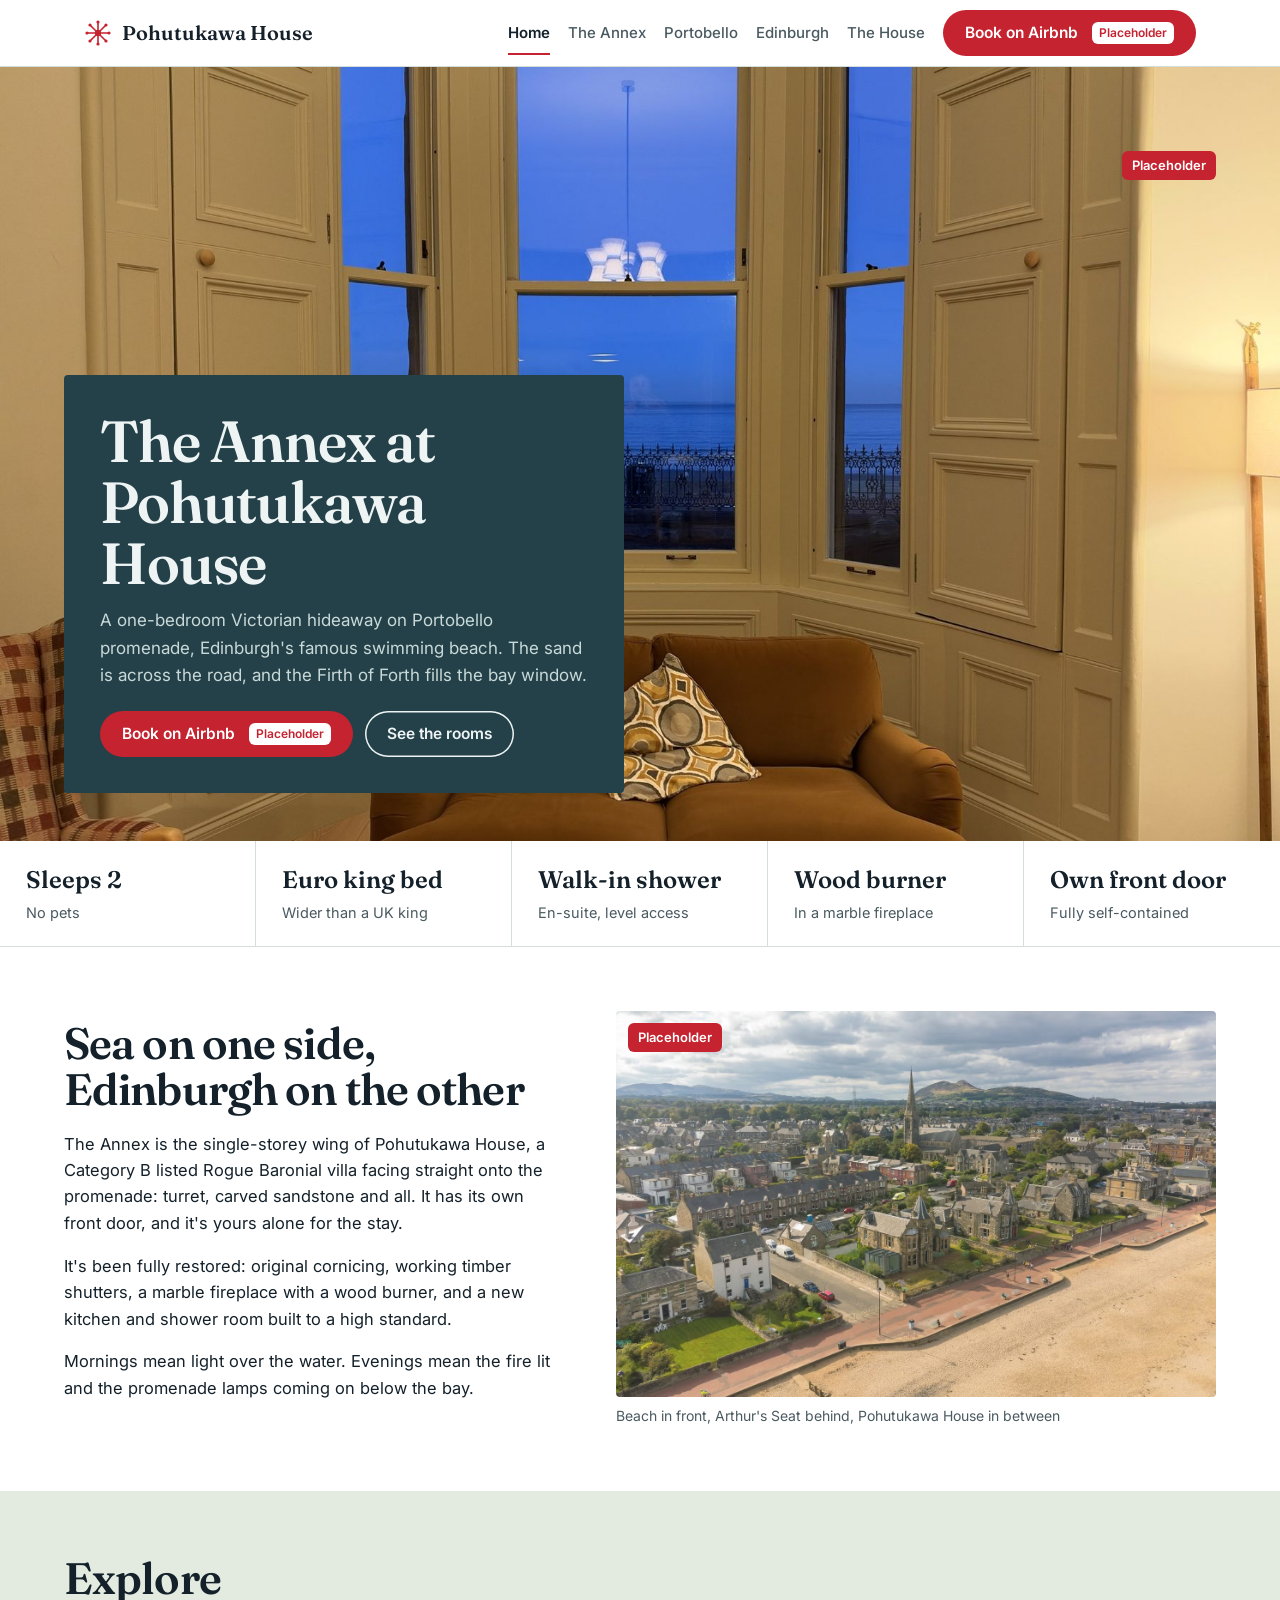
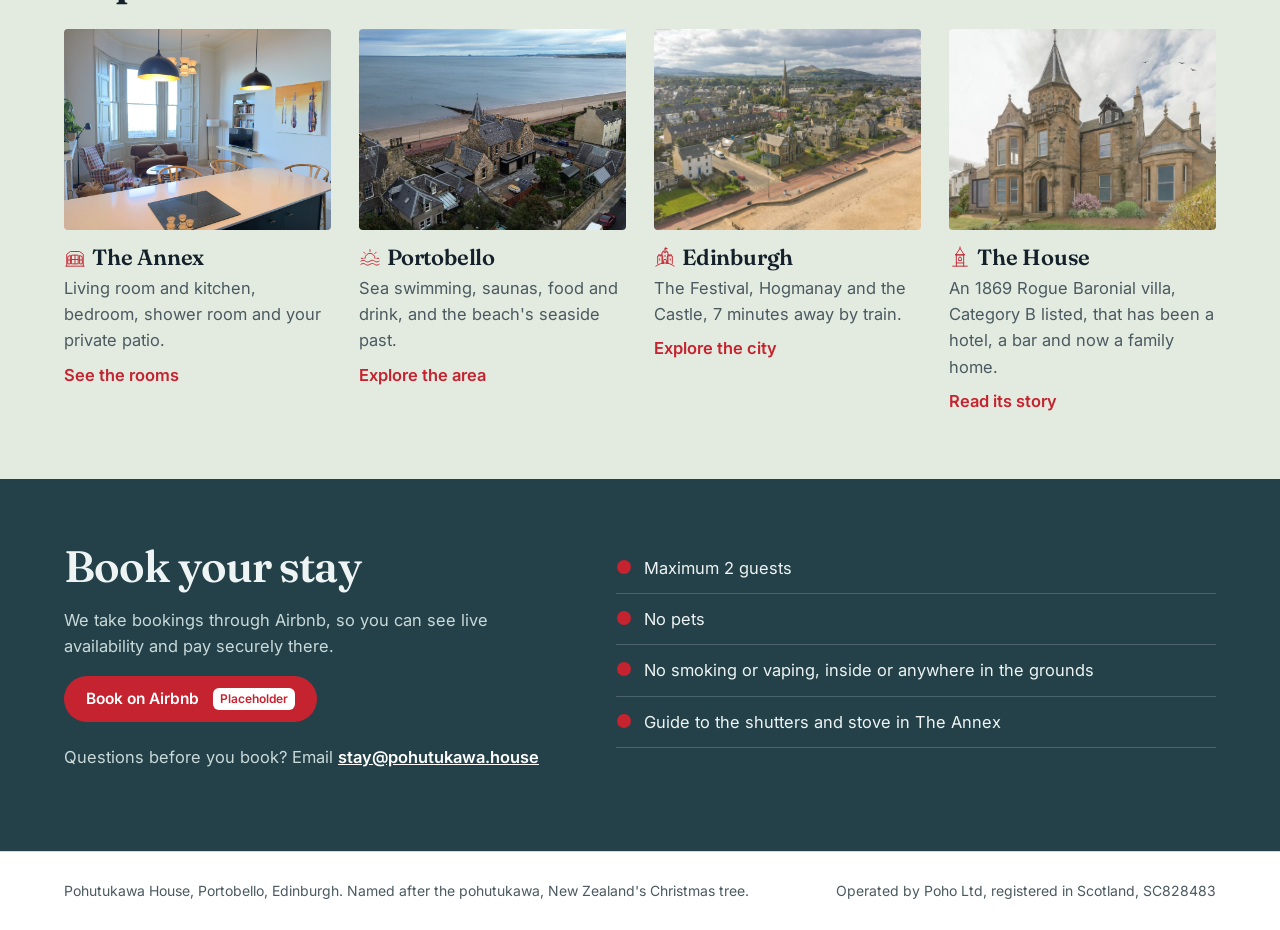
<file: index.html>
<!DOCTYPE html>
<html lang="en-GB">
<head>
<meta charset="utf-8">
<meta name="site-version" content="v48">
<meta name="viewport" content="width=device-width,initial-scale=1">
<title>Pohutukawa House Annex</title>
<meta name="description" content="A one-bedroom annex in a Category B listed Rogue Baronial villa (1869) on Portobello promenade, Edinburgh's famous sea-swimming beach. Sea views over the Firth of Forth, wood burner, sauna 100 m away. Sleeps 2.">
<link rel="preconnect" href="https://fonts.googleapis.com">
<link rel="preconnect" href="https://fonts.gstatic.com" crossorigin>
<link href="https://fonts.googleapis.com/css2?family=Fraunces:opsz,wght@9..144,400;9..144,600&family=Inter:wght@400;500;600&display=swap" rel="stylesheet">
<link rel="stylesheet" href="site.css?v=48">
</head>
<body>

<header class="top"><div class="wrap">
  <a class="brand" href="index.html" aria-label="Pohutukawa House, home">
    <svg width="28" height="28" viewBox="0 0 28 28" aria-hidden="true"><g fill="#c4232f"><circle cx="14" cy="14" r="3.2"/></g><g stroke="#c4232f" stroke-width="1.6" stroke-linecap="round"><path d="M14 10.5V3M14 17.5V25M10.5 14H3M17.5 14H25M11.5 11.5L6 6M16.5 16.5L22 22M16.5 11.5L22 6M11.5 16.5L6 22"/></g><g fill="#c4232f"><circle cx="14" cy="3" r="1.6"/><circle cx="14" cy="25" r="1.6"/><circle cx="3" cy="14" r="1.6"/><circle cx="25" cy="14" r="1.6"/><circle cx="6" cy="6" r="1.6"/><circle cx="22" cy="22" r="1.6"/><circle cx="22" cy="6" r="1.6"/><circle cx="6" cy="22" r="1.6"/></g></svg>
    Pohutukawa House
  </a>
  <nav class="nav" aria-label="Pages"><a href="index.html" aria-current="page">Home</a><a href="annex.html">The Annex</a><a href="portobello.html">Portobello</a><a href="edinburgh.html">Edinburgh</a><a href="house.html">The House</a></nav>
  <a class="btn airbnb" href="#book">Book on Airbnb</a>
</div></header>

<main id="top">
<section class="hero" aria-label="The view from the living room">
  <img src="images/hero-bay-bluehour.jpg?v=48" alt="The living room bay window at blue hour, looking over the promenade railings to the Firth of Forth" fetchpriority="high">
  <div class="slab">
    <h1>The Annex at Pohutukawa House</h1>
    <p>A one-bedroom Victorian hideaway on Portobello promenade, Edinburgh's famous swimming beach. The sand is across the road, and the Firth of Forth fills the bay window.</p>
    <div class="btns"><a class="btn airbnb" href="#book">Book on Airbnb</a><a class="btn ghost" href="annex.html">See the rooms</a></div>
  </div>
</section>

<div class="facts" role="list">
  <div role="listitem"><b>Sleeps 2</b><span>No pets</span></div>
  <div role="listitem"><b>Euro king bed</b><span>Wider than a UK king</span></div>
  <div role="listitem"><b>Walk-in shower</b><span>En-suite, level access</span></div>
  <div role="listitem"><b>Wood burner</b><span>In a marble fireplace</span></div>
  <div role="listitem"><b>Own front door</b><span>Fully self-contained</span></div>
</div>

<section class="band" id="stay"><div class="wrap split">
  <div class="txt">
    <h2>Sea on one side, Edinburgh on the other</h2>
    <p>The Annex is the single-storey wing of Pohutukawa House, a Category B listed Rogue Baronial villa facing straight onto the promenade: turret, carved sandstone and all. It has its own front door, and it's yours alone for the stay.</p>
    <p>It's been fully restored: original cornicing, working timber shutters, a marble fireplace with a wood burner, and a new kitchen and shower room built to a high standard.</p>
    <p>Mornings mean light over the water. Evenings mean the fire lit and the promenade lamps coming on below the bay.</p>
  </div>
  <div data-photo="city"></div>
</div></section>

<section class="band sage"><div class="wrap">
  <h2>Explore</h2>
  <div class="tiles">
    <a class="tile" href="annex.html"><div class="frame"><img loading="lazy" src="images/living-bay.jpg?v=48" alt="The living room bay window with sofa and wingback chair"></div><h3 data-icon="bay">The Annex</h3><p>Living room and kitchen, bedroom, shower room and your private patio.</p><span>See the rooms</span></a>
    <a class="tile" href="portobello.html"><div class="frame"><img loading="lazy" src="images/aerial-beach.jpg?v=48" alt="Aerial view of Portobello beach and promenade"></div><h3 data-icon="sea">Portobello</h3><p>Sea swimming, saunas, food and drink, and the beach's seaside past.</p><span>Explore the area</span></a>
    <a class="tile" href="edinburgh.html"><div class="frame"><img loading="lazy" src="images/aerial-city.jpg?v=48" alt="Aerial view from Portobello towards Arthur's Seat and Edinburgh"></div><h3 data-icon="castle">Edinburgh</h3><p>The Festival, Hogmanay and the Castle, 7 minutes away by train.</p><span>Explore the city</span></a>
    <a class="tile" href="house.html"><div class="frame"><img loading="lazy" src="images/house-front.jpg?v=48" alt="The front of Pohutukawa House with its turret"></div><h3 data-icon="turret">The House</h3><p>An 1869 Rogue Baronial villa, Category B listed, that has been a hotel, a bar and now a family home.</p><span>Read its story</span></a>
  </div>
</div></section>

<section class="band book" id="book"><div class="wrap split">
  <div class="txt">
    <h2>Book your stay</h2>
    <p>We take bookings through Airbnb, so you can see live availability and pay securely there.</p>
    <div class="btns" style="margin-bottom:22px"><a class="btn airbnb" href="#book">Book on Airbnb</a></div>
    <p>Questions before you book? Email <a class="mail" href="mailto:stay@pohutukawa.house">stay@pohutukawa.house</a></p>
  </div>
  <ul class="rules">
    <li><svg width="16" height="16" viewBox="0 0 16 16" aria-hidden="true"><circle cx="8" cy="8" r="7" fill="#c4232f"/></svg>Maximum 2 guests</li>
    <li><svg width="16" height="16" viewBox="0 0 16 16" aria-hidden="true"><circle cx="8" cy="8" r="7" fill="#c4232f"/></svg>No pets</li>
    <li><svg width="16" height="16" viewBox="0 0 16 16" aria-hidden="true"><circle cx="8" cy="8" r="7" fill="#c4232f"/></svg>No smoking or vaping, inside or anywhere in the grounds</li>
    <li><svg width="16" height="16" viewBox="0 0 16 16" aria-hidden="true"><circle cx="8" cy="8" r="7" fill="#c4232f"/></svg>Guide to the shutters and stove in The Annex</li>
  </ul>
</div></section>
</main>

<footer><div class="wrap">
  <span>Pohutukawa House, Portobello, Edinburgh. Named after the pohutukawa, New Zealand's Christmas tree.</span>
  <span>Operated by Poho Ltd, registered in Scotland, SC828483</span>
</div></footer>

<dialog id="lb" aria-label="Photo"><button type="button" aria-label="Close">×</button><img alt=""><p></p></dialog>


<script src="site.js?v=48"></script>
</body>
</html>
</file>
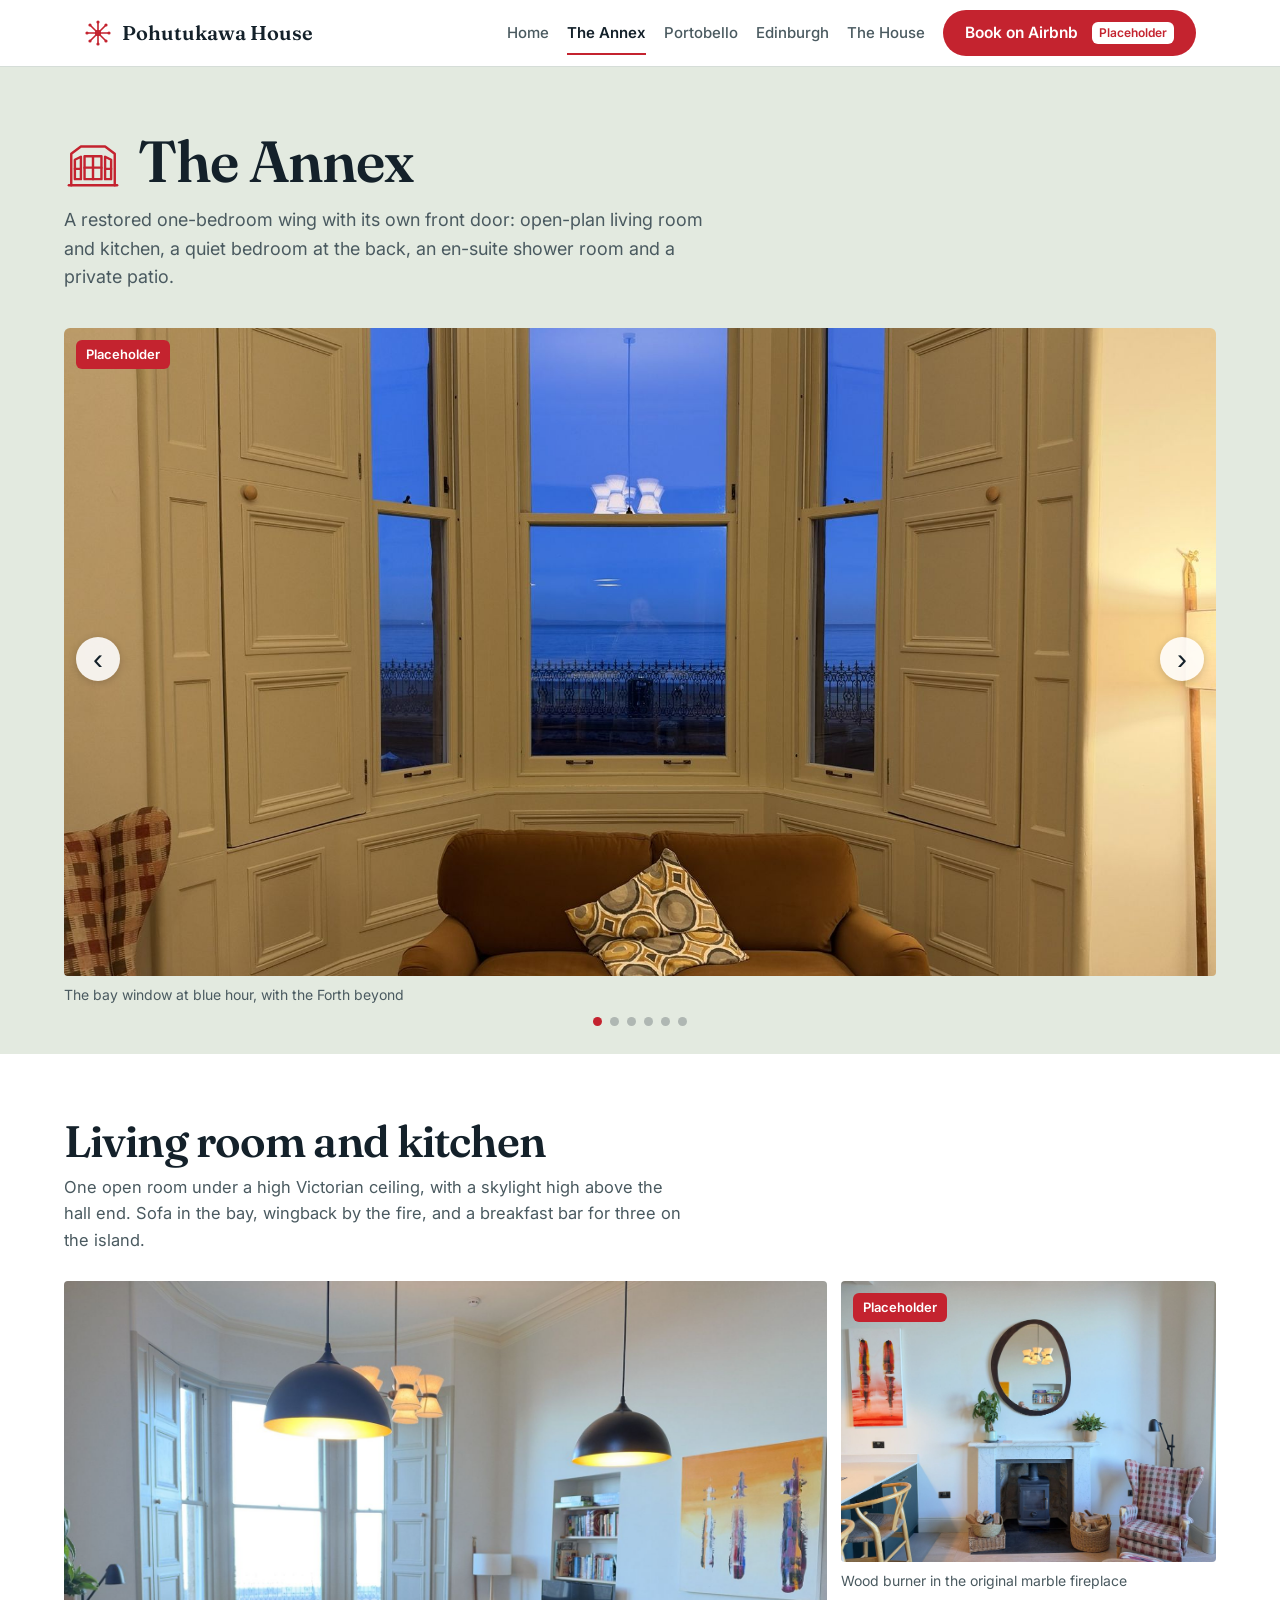
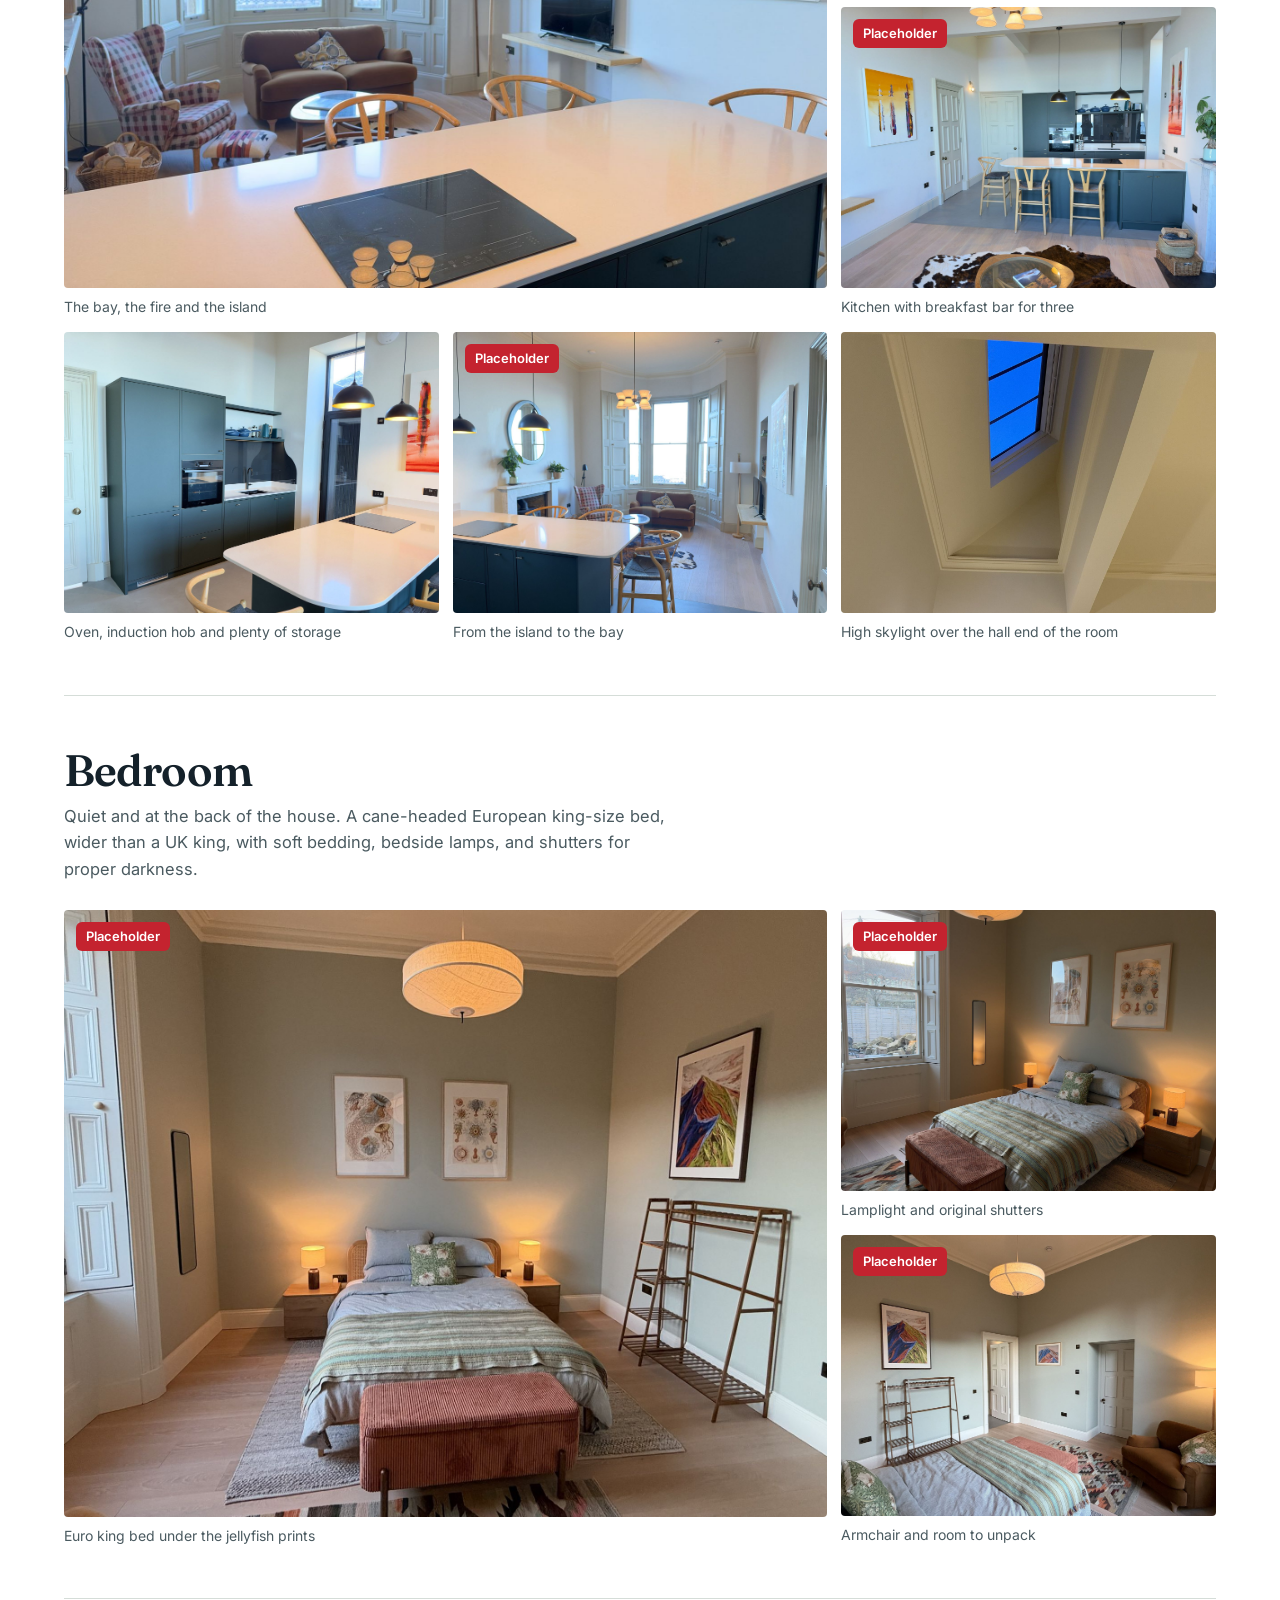
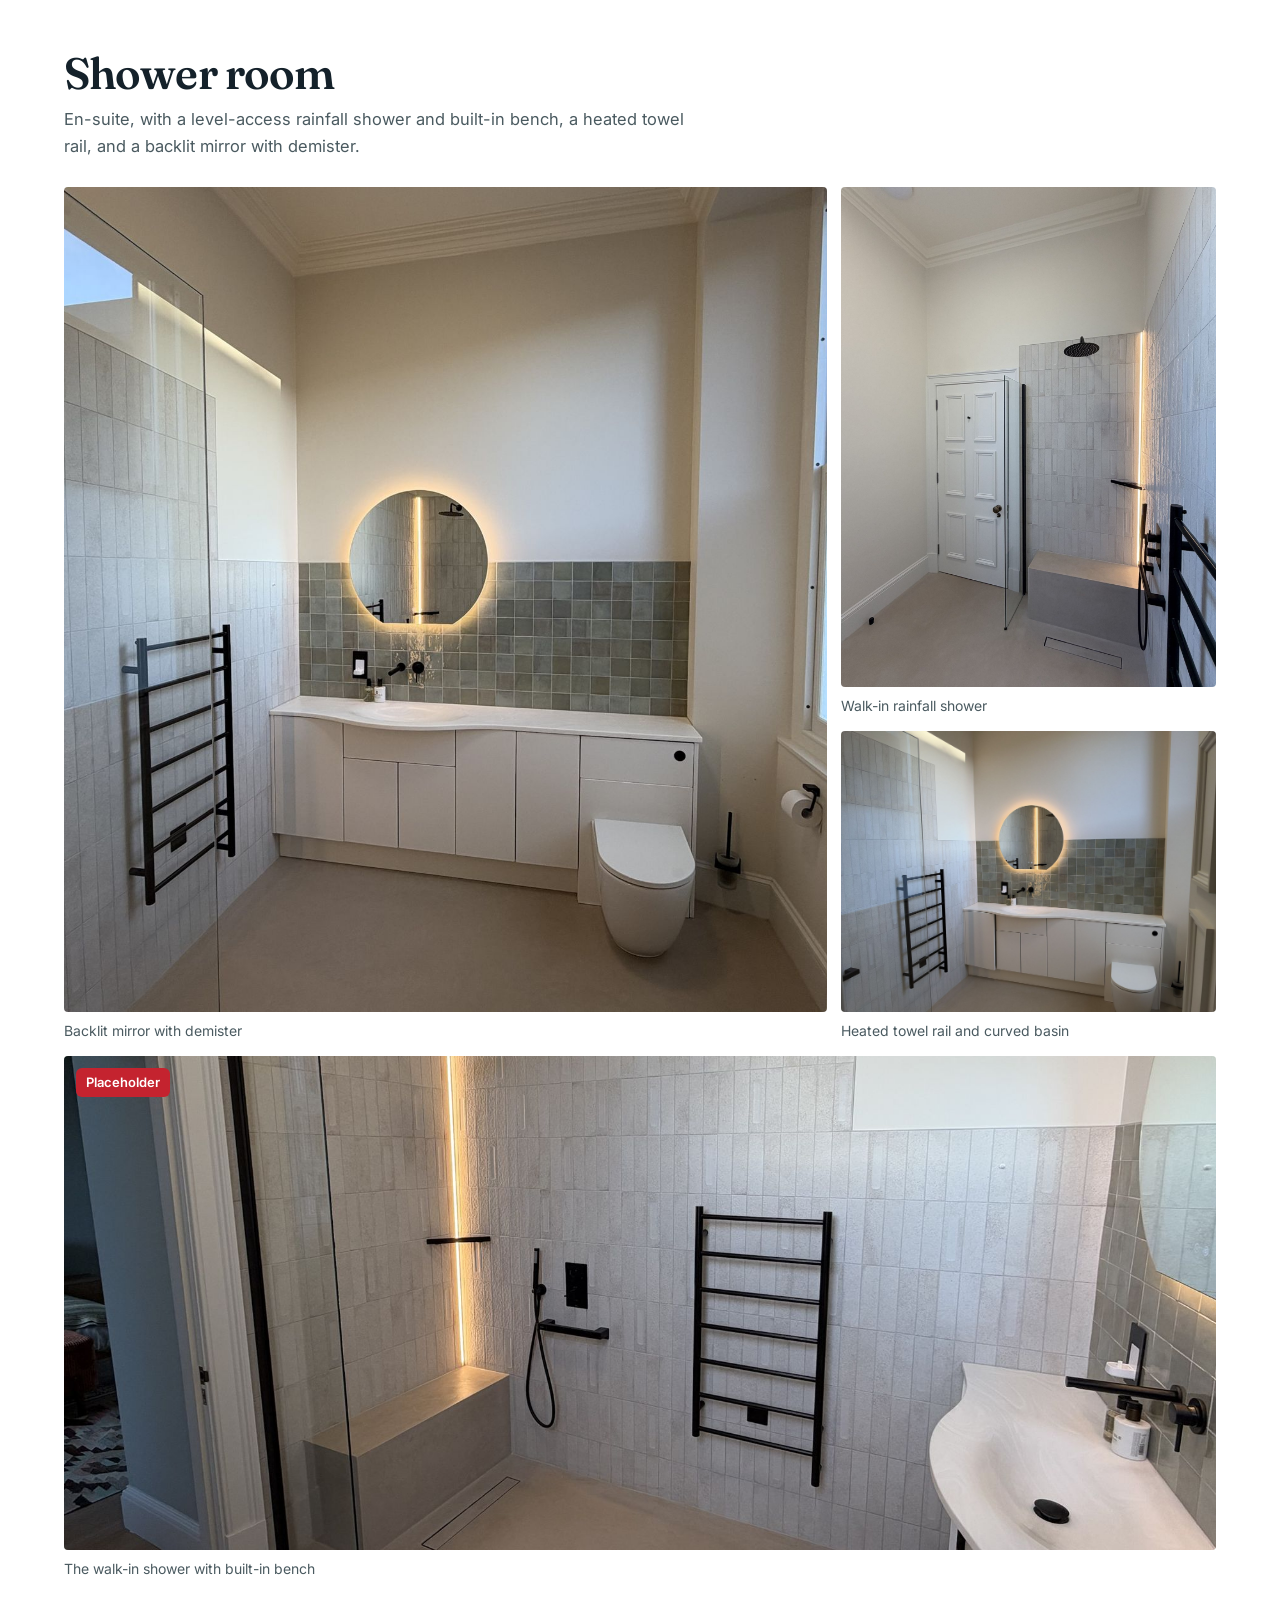
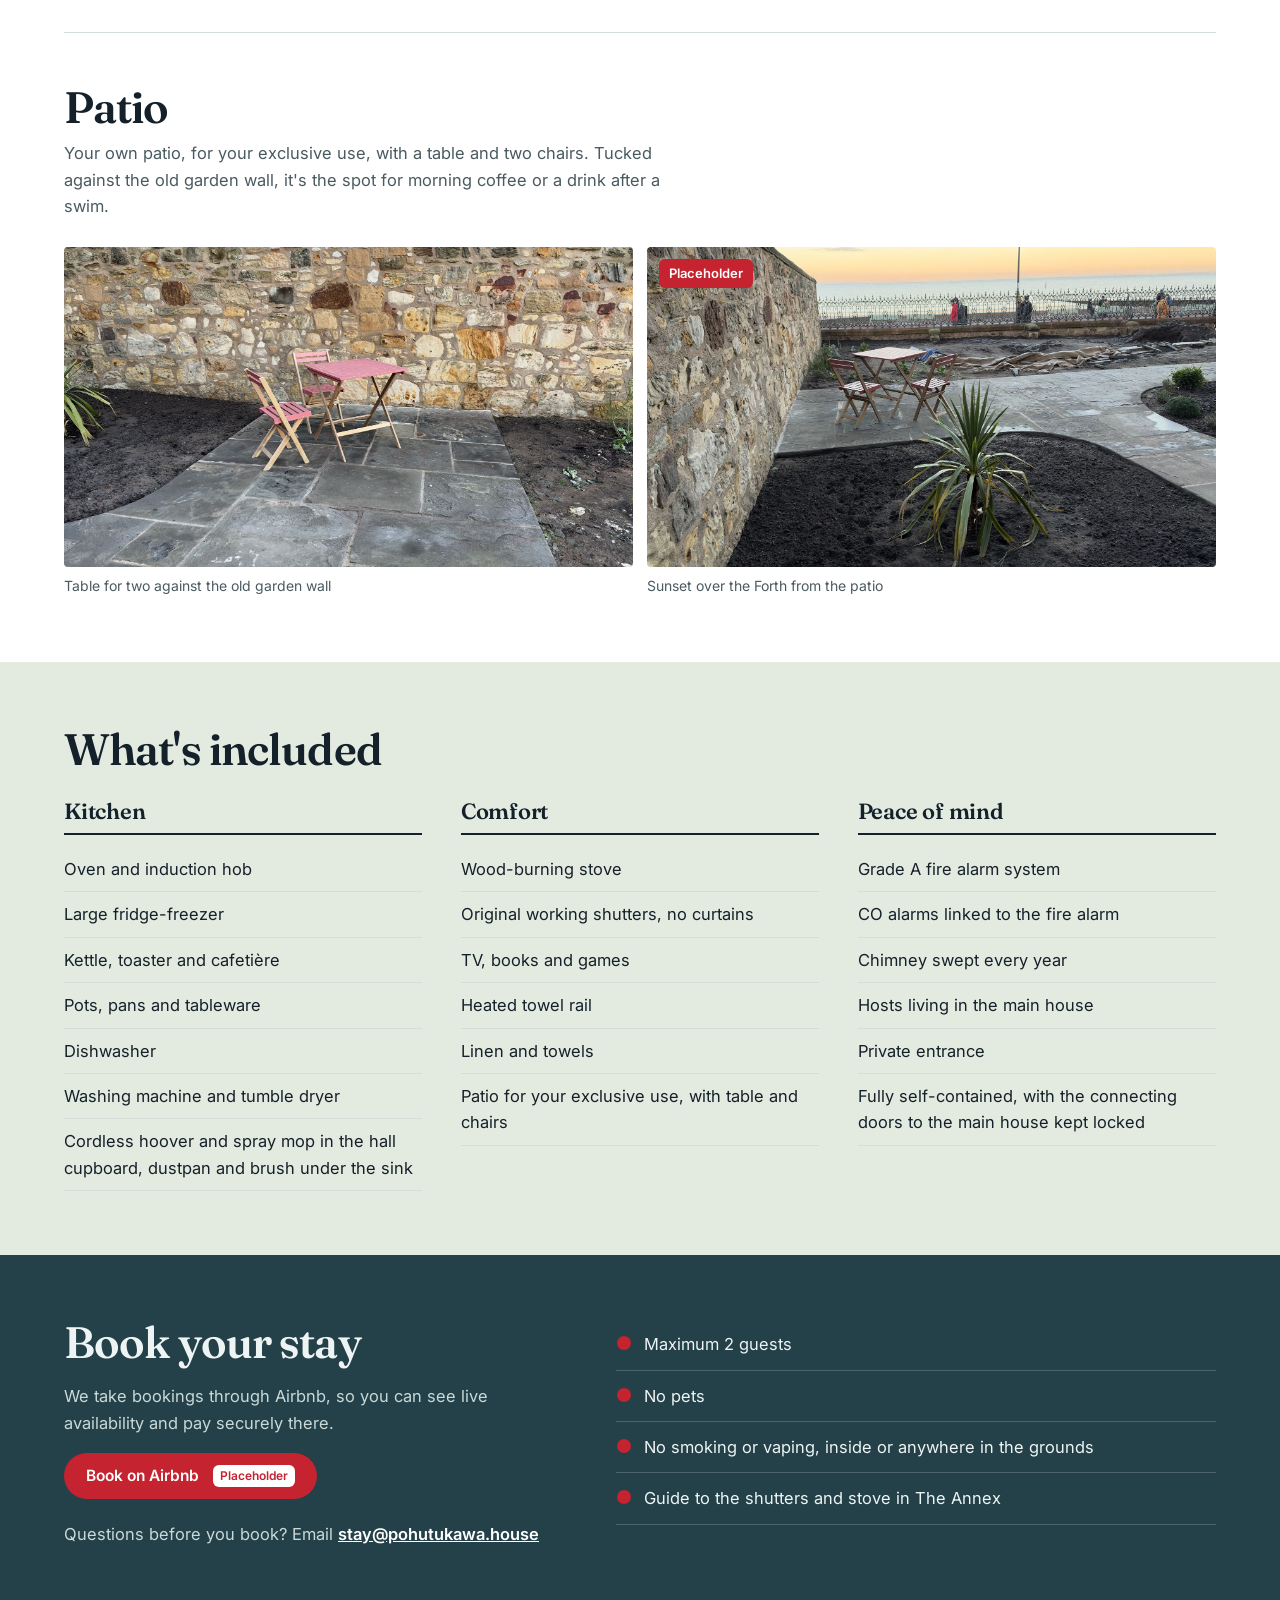
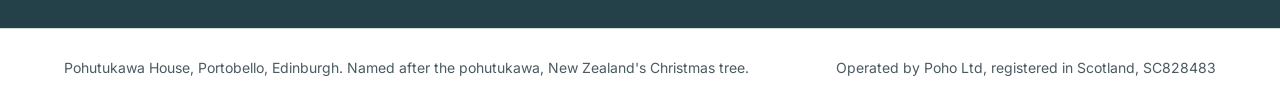
<file: annex.html>
<!DOCTYPE html>
<html lang="en-GB">
<head>
<meta charset="utf-8">
<meta name="site-version" content="v48">
<meta name="viewport" content="width=device-width,initial-scale=1">
<title>The Annex rooms</title>
<meta name="description" content="Rooms at The Annex, Pohutukawa House: living room and kitchen with wood burner, Euro king bedroom, walk-in shower room and private patio.">
<link rel="preconnect" href="https://fonts.googleapis.com">
<link rel="preconnect" href="https://fonts.gstatic.com" crossorigin>
<link href="https://fonts.googleapis.com/css2?family=Fraunces:opsz,wght@9..144,400;9..144,600&family=Inter:wght@400;500;600&display=swap" rel="stylesheet">
<link rel="stylesheet" href="site.css?v=48">
</head>
<body>

<header class="top"><div class="wrap">
  <a class="brand" href="index.html" aria-label="Pohutukawa House, home">
    <svg width="28" height="28" viewBox="0 0 28 28" aria-hidden="true"><g fill="#c4232f"><circle cx="14" cy="14" r="3.2"/></g><g stroke="#c4232f" stroke-width="1.6" stroke-linecap="round"><path d="M14 10.5V3M14 17.5V25M10.5 14H3M17.5 14H25M11.5 11.5L6 6M16.5 16.5L22 22M16.5 11.5L22 6M11.5 16.5L6 22"/></g><g fill="#c4232f"><circle cx="14" cy="3" r="1.6"/><circle cx="14" cy="25" r="1.6"/><circle cx="3" cy="14" r="1.6"/><circle cx="25" cy="14" r="1.6"/><circle cx="6" cy="6" r="1.6"/><circle cx="22" cy="22" r="1.6"/><circle cx="22" cy="6" r="1.6"/><circle cx="6" cy="22" r="1.6"/></g></svg>
    Pohutukawa House
  </a>
  <nav class="nav" aria-label="Pages"><a href="index.html">Home</a><a href="annex.html" aria-current="page">The Annex</a><a href="portobello.html">Portobello</a><a href="edinburgh.html">Edinburgh</a><a href="house.html">The House</a></nav>
  <a class="btn airbnb" href="#book">Book on Airbnb</a>
</div></header>

<main id="top">
<section class="band pagehead sage"><div class="wrap">
  <h1 data-icon="bay">The Annex</h1>
  <p>A restored one-bedroom wing with its own front door: open-plan living room and kitchen, a quiet bedroom at the back, an en-suite shower room and a private patio.</p>
  <div class="carousel" data-carousel="annex"></div>
</div></section>

<section class="band" id="rooms"><div class="wrap">
  <div class="room">
    <div class="roomhead"><h2>Living room and kitchen</h2><p>One open room under a high Victorian ceiling, with a skylight high above the hall end. Sofa in the bay, wingback by the fire, and a breakfast bar for three on the island.</p></div>
    <div class="gallery" data-set="living"></div>
  </div>
  <div class="room">
    <div class="roomhead"><h2>Bedroom</h2><p>Quiet and at the back of the house. A cane-headed European king-size bed, wider than a UK king, with soft bedding, bedside lamps, and shutters for proper darkness.</p></div>
    <div class="gallery" data-set="bedroom"></div>
  </div>
  <div class="room">
    <div class="roomhead"><h2>Shower room</h2><p>En-suite, with a level-access rainfall shower and built-in bench, a heated towel rail, and a backlit mirror with demister.</p></div>
    <div class="gallery" data-set="shower"></div>
  </div>
  <div class="room">
    <div class="roomhead"><h2>Patio</h2><p>Your own patio, for your exclusive use, with a table and two chairs. Tucked against the old garden wall, it's the spot for morning coffee or a drink after a swim.</p></div>
    <div class="gallery" data-set="patio"></div>
  </div>
</div></section>

<section class="band sage" id="features"><div class="wrap">
  <h2>What's included</h2>
  <div class="cols">
    <div><h3>Kitchen</h3><ul><li>Oven and induction hob</li><li>Large fridge-freezer</li><li>Kettle, toaster and cafetière</li><li>Pots, pans and tableware</li><li>Dishwasher</li><li>Washing machine and tumble dryer</li><li>Cordless hoover and spray mop in the hall cupboard, dustpan and brush under the sink</li></ul></div>
    <div><h3>Comfort</h3><ul><li>Wood-burning stove</li><li>Original working shutters, no curtains</li><li>TV, books and games</li><li>Heated towel rail</li><li>Linen and towels</li><li>Patio for your exclusive use, with table and chairs</li></ul></div>
    <div><h3>Peace of mind</h3><ul><li>Grade A fire alarm system</li><li>CO alarms linked to the fire alarm</li><li>Chimney swept every year</li><li>Hosts living in the main house</li><li>Private entrance</li><li>Fully self-contained, with the connecting doors to the main house kept locked</li></ul></div>
  </div>
</div></section>

<section class="band book" id="book"><div class="wrap split">
  <div class="txt">
    <h2>Book your stay</h2>
    <p>We take bookings through Airbnb, so you can see live availability and pay securely there.</p>
    <div class="btns" style="margin-bottom:22px"><a class="btn airbnb" href="#book">Book on Airbnb</a></div>
    <p>Questions before you book? Email <a class="mail" href="mailto:stay@pohutukawa.house">stay@pohutukawa.house</a></p>
  </div>
  <ul class="rules">
    <li><svg width="16" height="16" viewBox="0 0 16 16" aria-hidden="true"><circle cx="8" cy="8" r="7" fill="#c4232f"/></svg>Maximum 2 guests</li>
    <li><svg width="16" height="16" viewBox="0 0 16 16" aria-hidden="true"><circle cx="8" cy="8" r="7" fill="#c4232f"/></svg>No pets</li>
    <li><svg width="16" height="16" viewBox="0 0 16 16" aria-hidden="true"><circle cx="8" cy="8" r="7" fill="#c4232f"/></svg>No smoking or vaping, inside or anywhere in the grounds</li>
    <li><svg width="16" height="16" viewBox="0 0 16 16" aria-hidden="true"><circle cx="8" cy="8" r="7" fill="#c4232f"/></svg>Guide to the shutters and stove in The Annex</li>
  </ul>
</div></section>
</main>

<footer><div class="wrap">
  <span>Pohutukawa House, Portobello, Edinburgh. Named after the pohutukawa, New Zealand's Christmas tree.</span>
  <span>Operated by Poho Ltd, registered in Scotland, SC828483</span>
</div></footer>

<dialog id="lb" aria-label="Photo"><button type="button" aria-label="Close">×</button><img alt=""><p></p></dialog>


<script src="site.js?v=48"></script>
</body>
</html>
</file>
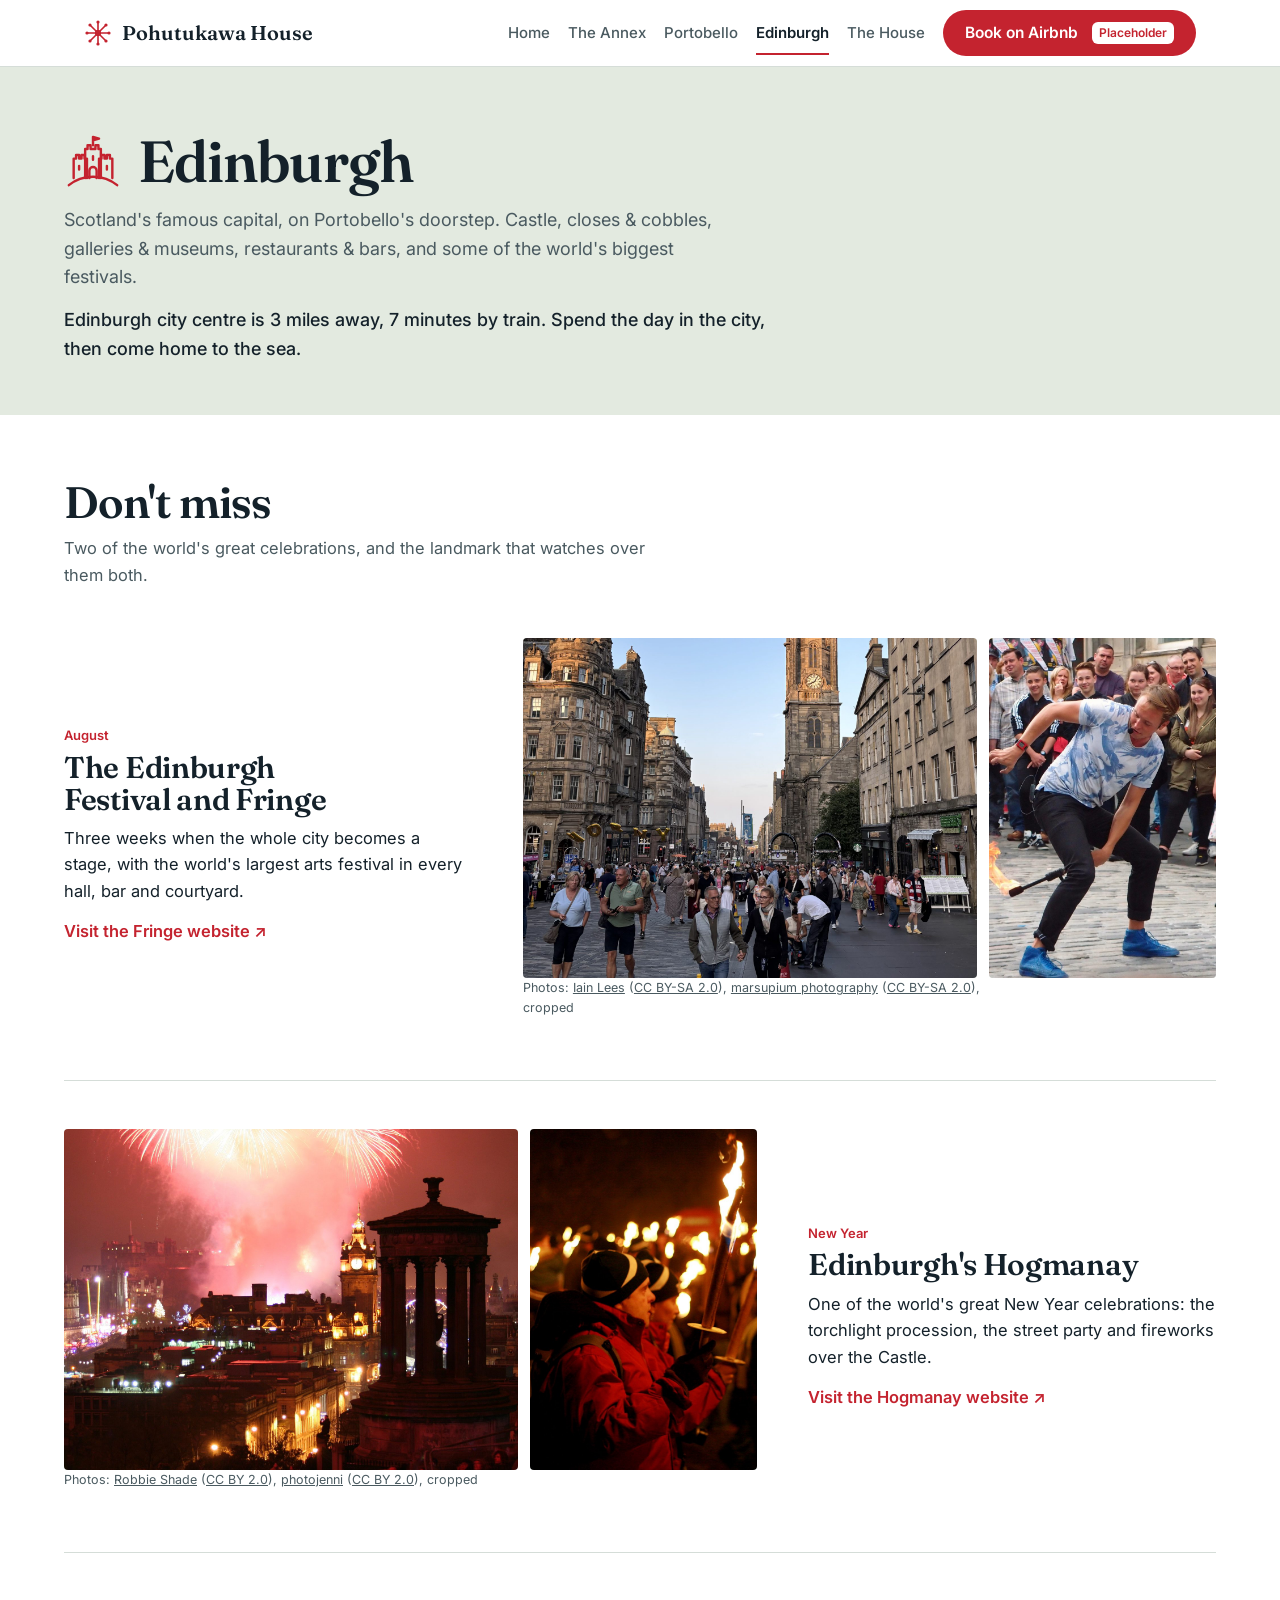
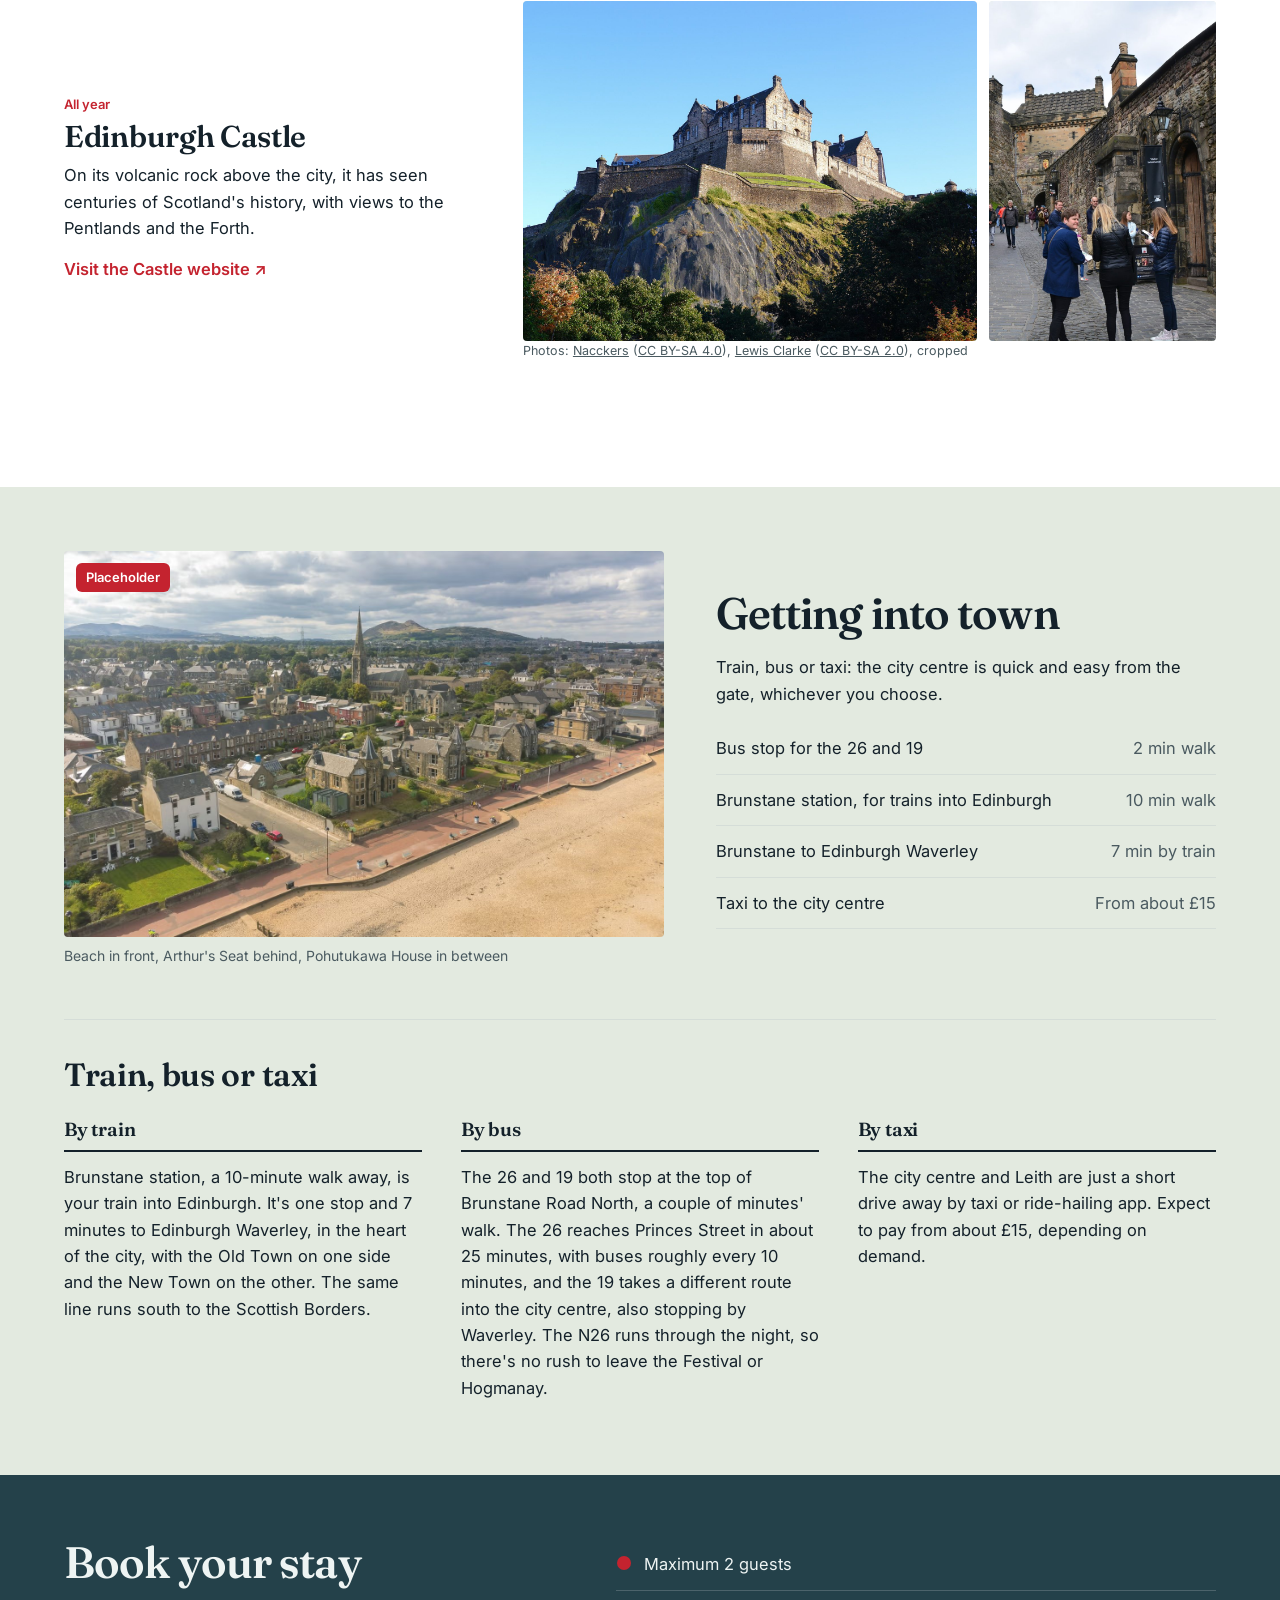
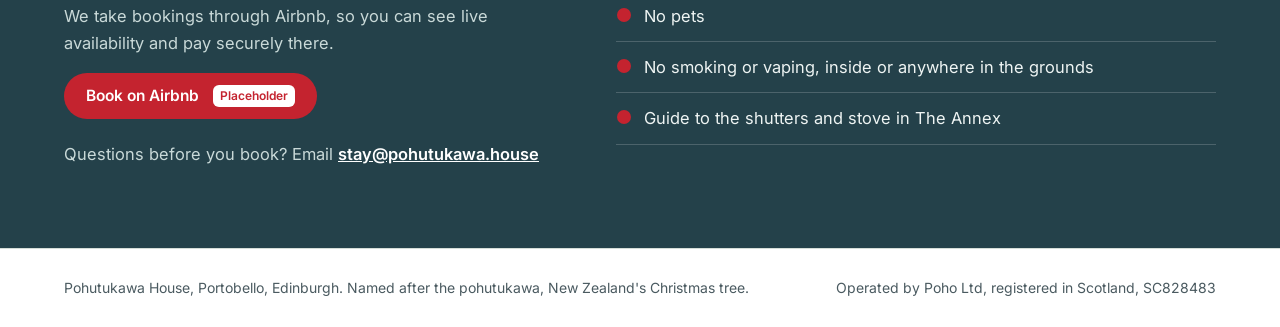
<file: edinburgh.html>
<!DOCTYPE html>
<html lang="en-GB">
<head>
<meta charset="utf-8">
<meta name="site-version" content="v48">
<meta name="viewport" content="width=device-width,initial-scale=1">
<title>Edinburgh from the seaside</title>
<meta name="description" content="Edinburgh from The Annex at Pohutukawa House in Portobello: 7 minutes by train to Waverley, with the Festival, Hogmanay and Edinburgh Castle 3 miles away.">
<link rel="preconnect" href="https://fonts.googleapis.com">
<link rel="preconnect" href="https://fonts.gstatic.com" crossorigin>
<link href="https://fonts.googleapis.com/css2?family=Fraunces:opsz,wght@9..144,400;9..144,600&family=Inter:wght@400;500;600&display=swap" rel="stylesheet">
<link rel="stylesheet" href="site.css?v=48">
</head>
<body>

<header class="top"><div class="wrap">
  <a class="brand" href="index.html" aria-label="Pohutukawa House, home">
    <svg width="28" height="28" viewBox="0 0 28 28" aria-hidden="true"><g fill="#c4232f"><circle cx="14" cy="14" r="3.2"/></g><g stroke="#c4232f" stroke-width="1.6" stroke-linecap="round"><path d="M14 10.5V3M14 17.5V25M10.5 14H3M17.5 14H25M11.5 11.5L6 6M16.5 16.5L22 22M16.5 11.5L22 6M11.5 16.5L6 22"/></g><g fill="#c4232f"><circle cx="14" cy="3" r="1.6"/><circle cx="14" cy="25" r="1.6"/><circle cx="3" cy="14" r="1.6"/><circle cx="25" cy="14" r="1.6"/><circle cx="6" cy="6" r="1.6"/><circle cx="22" cy="22" r="1.6"/><circle cx="22" cy="6" r="1.6"/><circle cx="6" cy="22" r="1.6"/></g></svg>
    Pohutukawa House
  </a>
  <nav class="nav" aria-label="Pages"><a href="index.html">Home</a><a href="annex.html">The Annex</a><a href="portobello.html">Portobello</a><a href="edinburgh.html" aria-current="page">Edinburgh</a><a href="house.html">The House</a></nav>
  <a class="btn airbnb" href="#book">Book on Airbnb</a>
</div></header>

<main id="top">
<section class="band pagehead sage"><div class="wrap">
  <h1 data-icon="castle">Edinburgh</h1>
  <p>Scotland's famous capital, on Portobello's doorstep. Castle, closes &amp; cobbles, galleries &amp; museums, restaurants &amp; bars, and some of the world's biggest festivals.</p>
  <p class="citynote">Edinburgh city centre is 3 miles away, 7 minutes by train. Spend the day in the city, then come home to the sea.</p>
</div></section>

<section class="band" id="highlights"><div class="wrap">
  <div class="roomhead"><h2>Don't miss</h2><p>Two of the world's great celebrations, and the landmark that watches over them both.</p></div>
  <article class="feature">
    <div class="txt">
      <span class="when">August</span>
      <h3>The Edinburgh Festival and Fringe</h3>
      <p>Three weeks when the whole city becomes a stage, with the world's largest arts festival in every hall, bar and courtyard.</p>
      <a class="go" href="https://www.edfringe.com/" target="_blank" rel="noopener">Visit the Fringe website</a>
    </div>
    <div class="media"><div class="pair"><div class="shot wide" data-need="fringeWide"></div><div class="shot people" data-need="fringeCrowd"></div></div></div>
  </article>
  <article class="feature">
    <div class="txt">
      <span class="when">New Year</span>
      <h3>Edinburgh's Hogmanay</h3>
      <p>One of the world's great New Year celebrations: the torchlight procession, the street party and fireworks over the Castle.</p>
      <a class="go" href="https://edwinterfest.com/hogmanay" target="_blank" rel="noopener">Visit the Hogmanay website</a>
    </div>
    <div class="media"><div class="pair"><div class="shot wide" data-need="hogmanayWide"></div><div class="shot people" data-need="hogmanayCrowd"></div></div></div>
  </article>
  <article class="feature">
    <div class="txt">
      <span class="when">All year</span>
      <h3>Edinburgh Castle</h3>
      <p>On its volcanic rock above the city, it has seen centuries of Scotland's history, with views to the Pentlands and the Forth.</p>
      <a class="go" href="https://www.edinburghcastle.scot/" target="_blank" rel="noopener">Visit the Castle website</a>
    </div>
    <div class="media"><div class="pair"><div class="shot wide" data-need="castleWide"></div><div class="shot people" data-need="castleCrowd"></div></div></div>
  </article>
</div></section>

<section class="band sage" id="getting-there"><div class="wrap split rev">
  <div class="txt">
    <h2>Getting into town</h2>
    <p>Train, bus or taxi: the city centre is quick and easy from the gate, whichever you choose.</p>
    <div class="places">
      <div>Bus stop for the 26 and 19<span>2 min walk</span></div>
      <div>Brunstane station, for trains into Edinburgh<span>10 min walk</span></div>
      <div>Brunstane to Edinburgh Waverley<span>7 min by train</span></div>
      <div>Taxi to the city centre<span>From about £15</span></div>
    </div>
  </div>
  <div data-photo="city"></div>
</div>
<div class="wrap past">
  <h3 class="pasthead">Train, bus or taxi</h3>
  <div class="cols cols3">
    <div><h3>By train</h3><p>Brunstane station, a 10-minute walk away, is your train into Edinburgh. It's one stop and 7 minutes to Edinburgh Waverley, in the heart of the city, with the Old Town on one side and the New Town on the other. The same line runs south to the Scottish Borders.</p></div>
    <div><h3>By bus</h3><p>The 26 and 19 both stop at the top of Brunstane Road North, a couple of minutes' walk. The 26 reaches Princes Street in about 25 minutes, with buses roughly every 10 minutes, and the 19 takes a different route into the city centre, also stopping by Waverley. The N26 runs through the night, so there's no rush to leave the Festival or Hogmanay.</p></div>
    <div><h3>By taxi</h3><p>The city centre and Leith are just a short drive away by taxi or ride-hailing app. Expect to pay from about £15, depending on demand.</p></div>
  </div>
</div>
</section>

<section class="band book" id="book"><div class="wrap split">
  <div class="txt">
    <h2>Book your stay</h2>
    <p>We take bookings through Airbnb, so you can see live availability and pay securely there.</p>
    <div class="btns" style="margin-bottom:22px"><a class="btn airbnb" href="#book">Book on Airbnb</a></div>
    <p>Questions before you book? Email <a class="mail" href="mailto:stay@pohutukawa.house">stay@pohutukawa.house</a></p>
  </div>
  <ul class="rules">
    <li><svg width="16" height="16" viewBox="0 0 16 16" aria-hidden="true"><circle cx="8" cy="8" r="7" fill="#c4232f"/></svg>Maximum 2 guests</li>
    <li><svg width="16" height="16" viewBox="0 0 16 16" aria-hidden="true"><circle cx="8" cy="8" r="7" fill="#c4232f"/></svg>No pets</li>
    <li><svg width="16" height="16" viewBox="0 0 16 16" aria-hidden="true"><circle cx="8" cy="8" r="7" fill="#c4232f"/></svg>No smoking or vaping, inside or anywhere in the grounds</li>
    <li><svg width="16" height="16" viewBox="0 0 16 16" aria-hidden="true"><circle cx="8" cy="8" r="7" fill="#c4232f"/></svg>Guide to the shutters and stove in The Annex</li>
  </ul>
</div></section>
</main>

<footer><div class="wrap">
  <span>Pohutukawa House, Portobello, Edinburgh. Named after the pohutukawa, New Zealand's Christmas tree.</span>
  <span>Operated by Poho Ltd, registered in Scotland, SC828483</span>
</div></footer>

<dialog id="lb" aria-label="Photo"><button type="button" aria-label="Close">×</button><img alt=""><p></p></dialog>


<script src="site.js?v=48"></script>
</body>
</html>
</file>
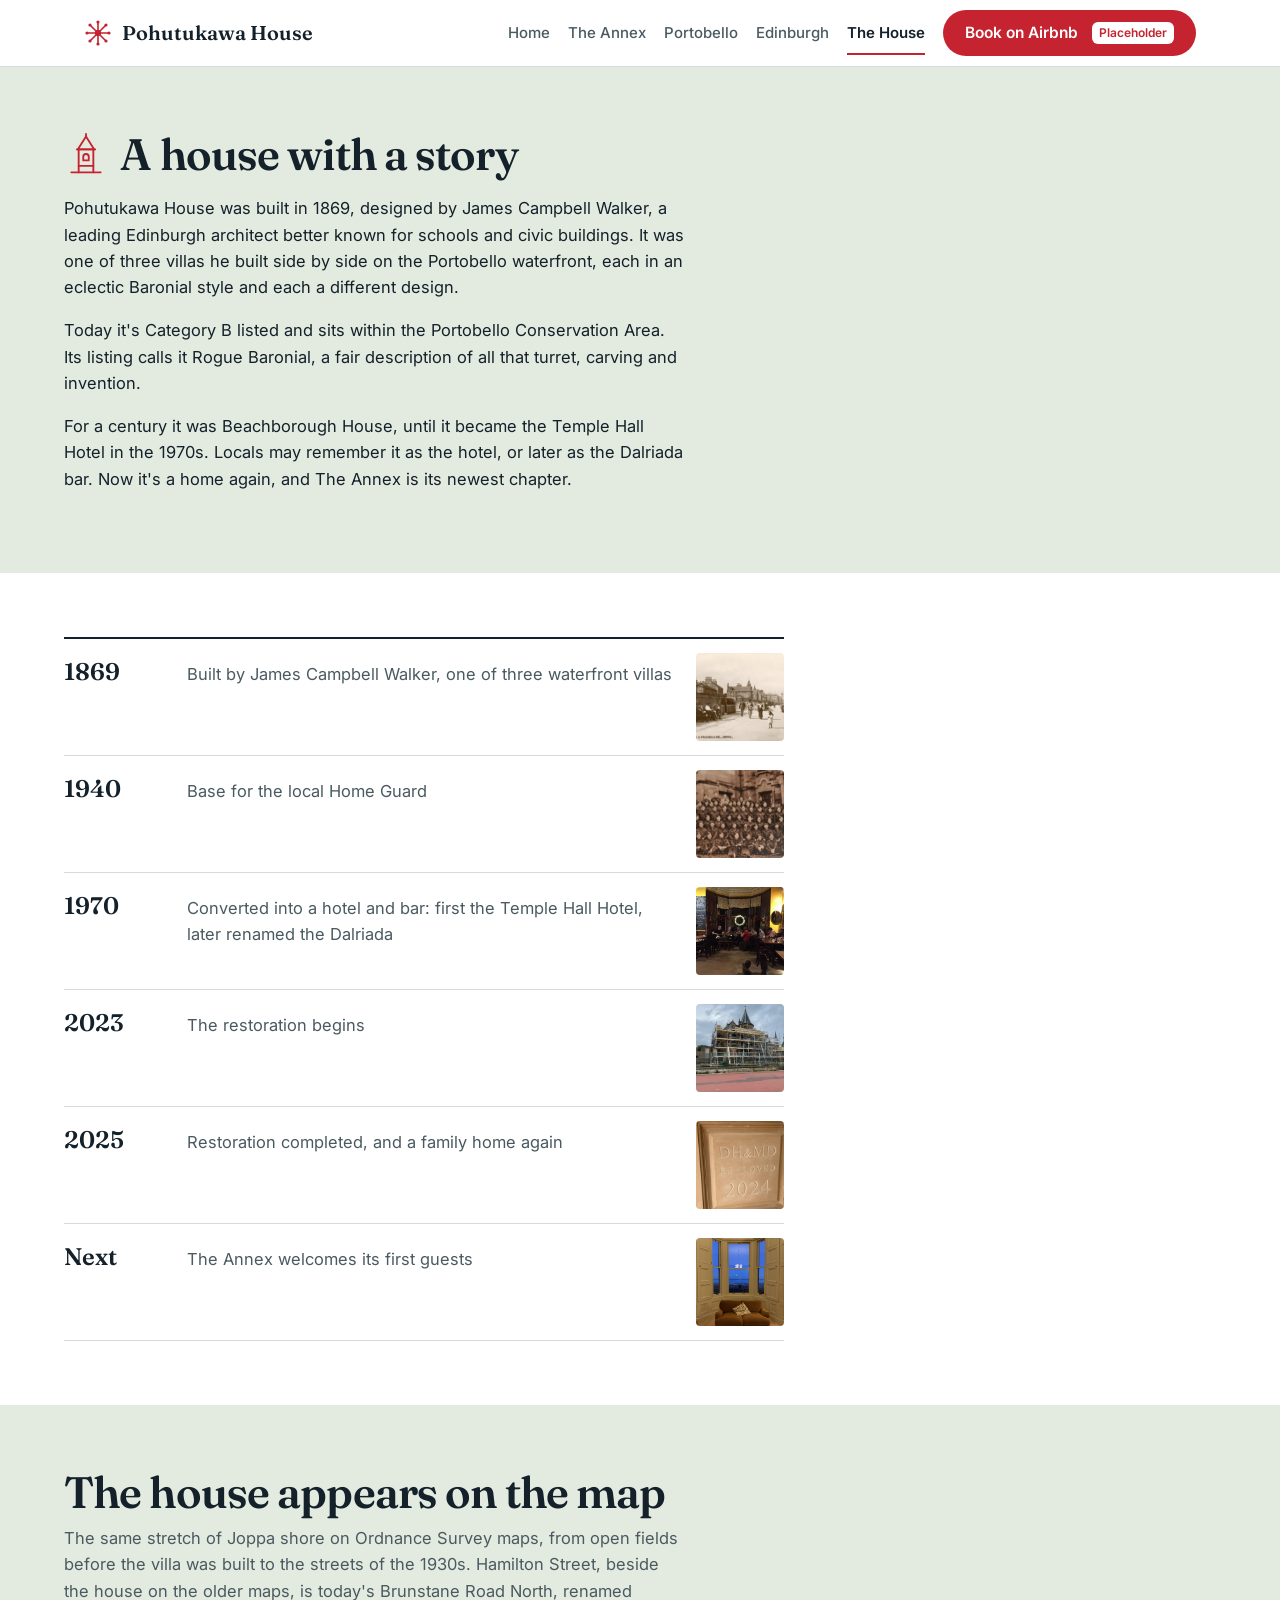
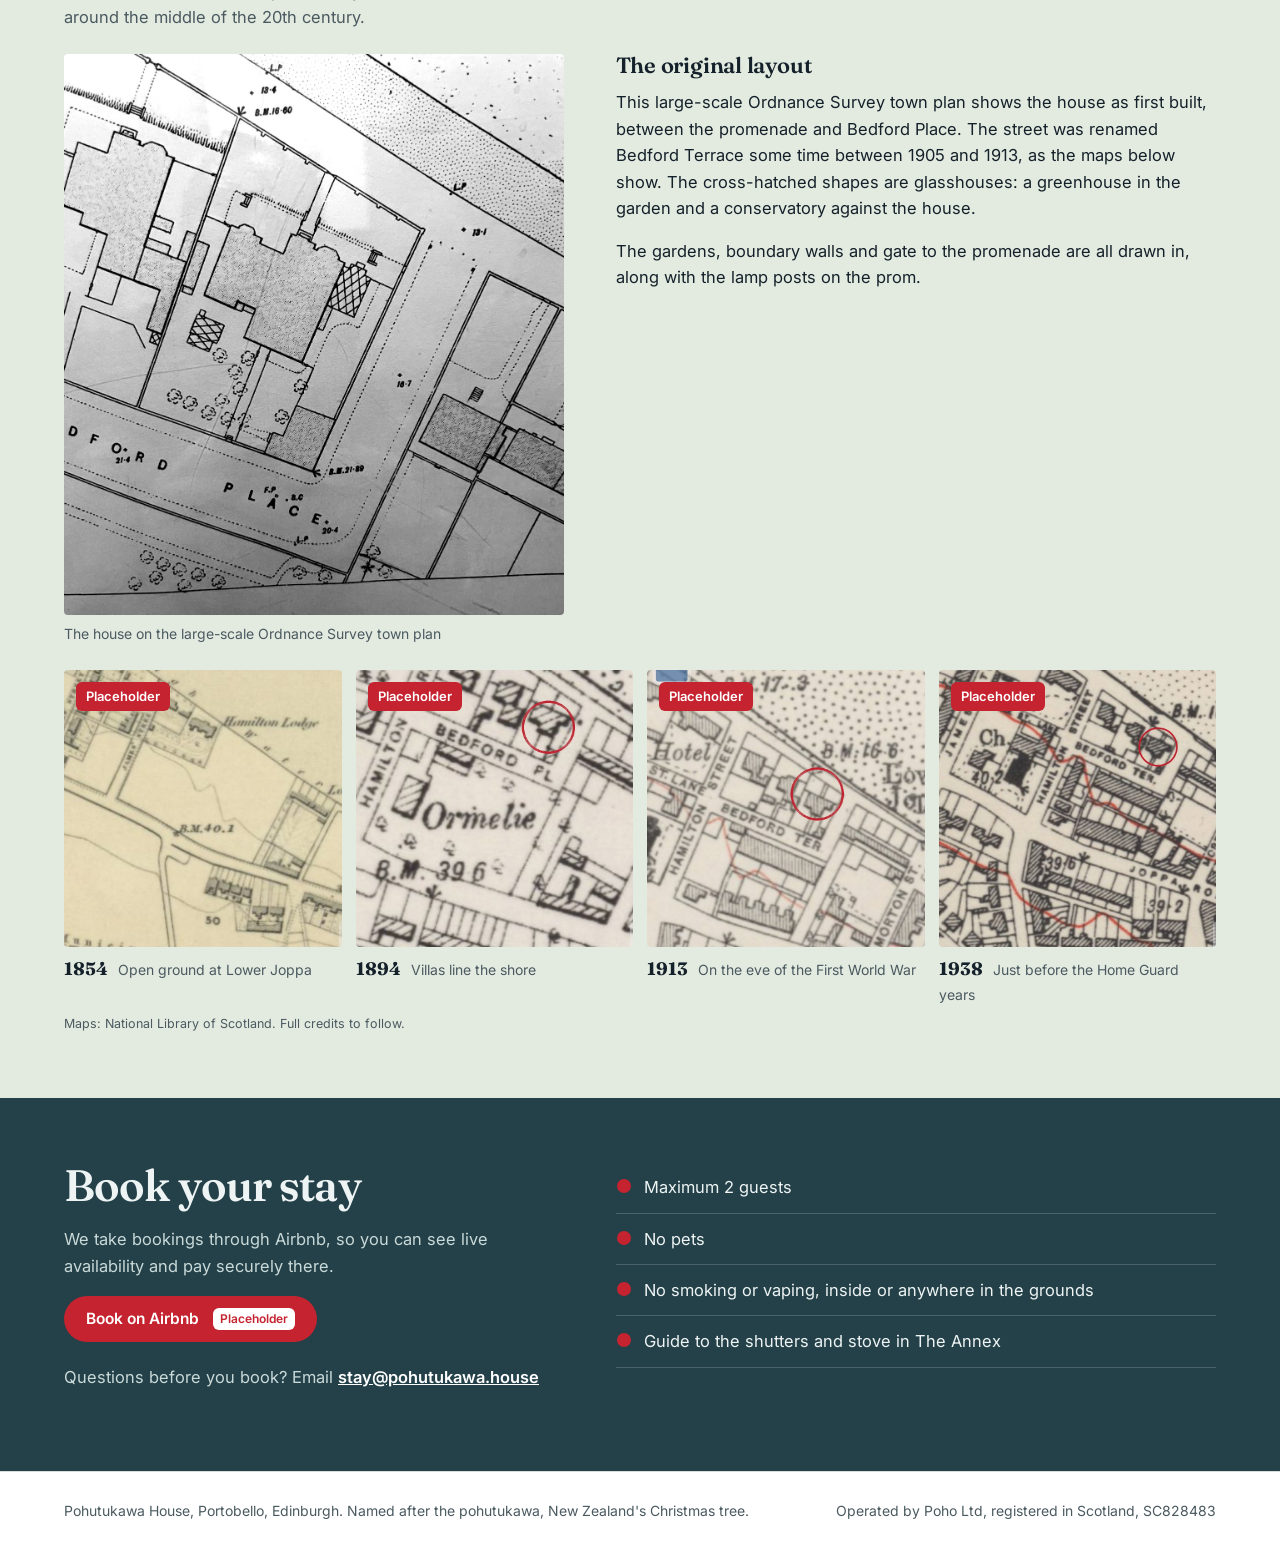
<file: house.html>
<!DOCTYPE html>
<html lang="en-GB">
<head>
<meta charset="utf-8">
<meta name="site-version" content="v48">
<meta name="viewport" content="width=device-width,initial-scale=1">
<title>The House history</title>
<meta name="description" content="The history of Pohutukawa House, a Category B listed Rogue Baronial villa built around 1869 on Portobello promenade.">
<link rel="preconnect" href="https://fonts.googleapis.com">
<link rel="preconnect" href="https://fonts.gstatic.com" crossorigin>
<link href="https://fonts.googleapis.com/css2?family=Fraunces:opsz,wght@9..144,400;9..144,600&family=Inter:wght@400;500;600&display=swap" rel="stylesheet">
<link rel="stylesheet" href="site.css?v=48">
</head>
<body>

<header class="top"><div class="wrap">
  <a class="brand" href="index.html" aria-label="Pohutukawa House, home">
    <svg width="28" height="28" viewBox="0 0 28 28" aria-hidden="true"><g fill="#c4232f"><circle cx="14" cy="14" r="3.2"/></g><g stroke="#c4232f" stroke-width="1.6" stroke-linecap="round"><path d="M14 10.5V3M14 17.5V25M10.5 14H3M17.5 14H25M11.5 11.5L6 6M16.5 16.5L22 22M16.5 11.5L22 6M11.5 16.5L6 22"/></g><g fill="#c4232f"><circle cx="14" cy="3" r="1.6"/><circle cx="14" cy="25" r="1.6"/><circle cx="3" cy="14" r="1.6"/><circle cx="25" cy="14" r="1.6"/><circle cx="6" cy="6" r="1.6"/><circle cx="22" cy="22" r="1.6"/><circle cx="22" cy="6" r="1.6"/><circle cx="6" cy="22" r="1.6"/></g></svg>
    Pohutukawa House
  </a>
  <nav class="nav" aria-label="Pages"><a href="index.html">Home</a><a href="annex.html">The Annex</a><a href="portobello.html">Portobello</a><a href="edinburgh.html">Edinburgh</a><a href="house.html" aria-current="page">The House</a></nav>
  <a class="btn airbnb" href="#book">Book on Airbnb</a>
</div></header>

<main id="top">
<section class="band sage" id="history"><div class="wrap">
  <div class="txt intro">
    <h2 data-icon="turret">A house with a story</h2>
    <p>Pohutukawa House was built in 1869, designed by James Campbell Walker, a leading Edinburgh architect better known for schools and civic buildings. It was one of three villas he built side by side on the Portobello waterfront, each in an eclectic Baronial style and each a different design.</p>
    <p>Today it's Category B listed and sits within the Portobello Conservation Area. Its listing calls it Rogue Baronial, a fair description of all that turret, carving and invention.</p>
    <p>For a century it was Beachborough House, until it became the Temple Hall Hotel in the 1970s. Locals may remember it as the hotel, or later as the Dalriada bar. Now it's a home again, and The Annex is its newest chapter.</p>
  </div>
</div></section>

<section class="band" id="timeline"><div class="wrap">
  <ol class="years">
    <li><b>1869</b><span>Built by James Campbell Walker, one of three waterfront villas</span><figure class="tthumb"><img loading="lazy" src="images/postcard-joppa.jpg?v=48" alt="Edwardian postcard of the sands and promenade at Joppa, with Pohutukawa House's turret in the distance" data-cap="Sands and Promenade, Joppa: an Edwardian postcard, with Pohutukawa House dead centre, its turret right above the gentleman's head"></figure></li>
    <li><b>1940</b><span>Base for the local Home Guard</span><figure class="tthumb"><img loading="lazy" src="images/home-guard.jpg?v=48" alt="The Home Guard unit on the front steps of Beachborough House during the Second World War" data-cap="The local Home Guard on the steps of Beachborough House, now Pohutukawa House, in the Second World War"></figure></li>
    <li><b>1970</b><span>Converted into a hotel and bar: first the Temple Hall Hotel, later renamed the Dalriada</span><figure class="tthumb"><img loading="lazy" src="images/dalriada.jpg?v=48" alt="A music session in the bay window of the Dalriada bar, decorated for Christmas" data-cap="A music session in the Dalriada's bay window"></figure></li>
    <li><b>2023</b><span>The restoration begins</span><figure class="tthumb"><img loading="lazy" src="images/restoration-2023.jpg?v=48" alt="Pohutukawa House wrapped in scaffolding from the promenade at the start of the restoration" data-cap="2023: the house under scaffolding as the restoration begins"></figure></li>
    <li><b>2025</b><span>Restoration completed, and a family home again</span><figure class="tthumb"><img loading="lazy" src="images/datestone.jpg?v=48" alt="Carved sandstone panel reading DH &amp; MD, Re-loved, 2024" data-cap="Our initials, carved in 2024: the original stone's lettering had been lost to the weather"></figure></li>
    <li><b>Next</b><span>The Annex welcomes its first guests</span><figure class="tthumb"><img loading="lazy" src="images/hero-bay-bluehour.jpg?v=48" alt="The Annex living room bay window at blue hour, looking over the promenade to the Firth of Forth" data-cap="The Annex bay window at blue hour"></figure></li>
  </ol>
</div></div></section>

<section class="band sage" id="maps"><div class="wrap">
  <h2>The house appears on the map</h2>
  <p class="lede">The same stretch of Joppa shore on Ordnance Survey maps, from open fields before the villa was built to the streets of the 1930s. Hamilton Street, beside the house on the older maps, is today's Brunstane Road North, renamed around the middle of the 20th century.</p>
  <div class="split plan">
    <figure><div class="frame"><img loading="lazy" src="images/town-plan.jpg?v=48" alt="Large-scale Ordnance Survey town plan of the house on Bedford Place, showing the original footprint with greenhouse and conservatory" data-cap="The original plan of the house on the large-scale Ordnance Survey town plan"></div><figcaption>The house on the large-scale Ordnance Survey town plan</figcaption></figure>
    <div class="txt">
      <h3>The original layout</h3>
      <p>This large-scale Ordnance Survey town plan shows the house as first built, between the promenade and Bedford Place. The street was renamed Bedford Terrace some time between 1905 and 1913, as the maps below show. The cross-hatched shapes are glasshouses: a greenhouse in the garden and a conservatory against the house.</p>
      <p>The gardens, boundary walls and gate to the promenade are all drawn in, along with the lamp posts on the prom.</p>
    </div>
  </div>
  <div class="maps4">
    <figure><div class="frame"><button type="button" class="ph" aria-label="Placeholder. Cropped phone screenshot, used as a placeholder. Replace with the full-quality download from the National Library of Scotland map page, and add the NLS credit for this sheet.">Placeholder<span class="tip" role="tooltip"><b>Image to come</b>Cropped phone screenshot, used as a placeholder. Replace with the full-quality download from the National Library of Scotland map page, and add the NLS credit for this sheet.</span></button><img loading="lazy" src="images/map-1854.jpg?v=48" alt="1854 Ordnance Survey map of Joppa: open ground by the shore, with Hamilton Lodge and Lower Joppa" data-cap="1854: open ground at Lower Joppa, before the villa"></div><figcaption><b>1854</b> Open ground at Lower Joppa</figcaption></figure>
    <figure><div class="frame"><button type="button" class="ph" aria-label="Placeholder. Cropped phone screenshot, used as a placeholder. Replace with the full-quality download from the National Library of Scotland map page, and add the NLS credit for this sheet.">Placeholder<span class="tip" role="tooltip"><b>Image to come</b>Cropped phone screenshot, used as a placeholder. Replace with the full-quality download from the National Library of Scotland map page, and add the NLS credit for this sheet.</span></button><img loading="lazy" src="images/map-1894.jpg?v=48" alt="1894 Ordnance Survey map of Joppa showing new villas along the shore" data-cap="1894: villas line the shore"></div><figcaption><b>1894</b> Villas line the shore</figcaption></figure>
    <figure><div class="frame"><button type="button" class="ph" aria-label="Placeholder. Cropped phone screenshot, used as a placeholder. Replace with the full-quality download from the National Library of Scotland map page, and add the NLS credit for this sheet.">Placeholder<span class="tip" role="tooltip"><b>Image to come</b>Cropped phone screenshot, used as a placeholder. Replace with the full-quality download from the National Library of Scotland map page, and add the NLS credit for this sheet.</span></button><img loading="lazy" src="images/map-1913.jpg?v=48" alt="1913 Ordnance Survey map of Joppa with Bedford Terrace and a hotel marked" data-cap="1913: Bedford Terrace, and a hotel nearby"></div><figcaption><b>1913</b> On the eve of the First World War</figcaption></figure>
    <figure><div class="frame"><button type="button" class="ph" aria-label="Placeholder. Cropped phone screenshot, used as a placeholder. Replace with the full-quality download from the National Library of Scotland map page, and add the NLS credit for this sheet.">Placeholder<span class="tip" role="tooltip"><b>Image to come</b>Cropped phone screenshot, used as a placeholder. Replace with the full-quality download from the National Library of Scotland map page, and add the NLS credit for this sheet.</span></button><img loading="lazy" src="images/map-1938.jpg?v=48" alt="1938 Ordnance Survey map of Joppa, fully built up" data-cap="1938: the streets as they are today"></div><figcaption><b>1938</b> Just before the Home Guard years</figcaption></figure>
  </div>
  <p class="credit">Maps: National Library of Scotland. Full credits to follow.</p>
</div></section>

<section class="band book" id="book"><div class="wrap split">
  <div class="txt">
    <h2>Book your stay</h2>
    <p>We take bookings through Airbnb, so you can see live availability and pay securely there.</p>
    <div class="btns" style="margin-bottom:22px"><a class="btn airbnb" href="#book">Book on Airbnb</a></div>
    <p>Questions before you book? Email <a class="mail" href="mailto:stay@pohutukawa.house">stay@pohutukawa.house</a></p>
  </div>
  <ul class="rules">
    <li><svg width="16" height="16" viewBox="0 0 16 16" aria-hidden="true"><circle cx="8" cy="8" r="7" fill="#c4232f"/></svg>Maximum 2 guests</li>
    <li><svg width="16" height="16" viewBox="0 0 16 16" aria-hidden="true"><circle cx="8" cy="8" r="7" fill="#c4232f"/></svg>No pets</li>
    <li><svg width="16" height="16" viewBox="0 0 16 16" aria-hidden="true"><circle cx="8" cy="8" r="7" fill="#c4232f"/></svg>No smoking or vaping, inside or anywhere in the grounds</li>
    <li><svg width="16" height="16" viewBox="0 0 16 16" aria-hidden="true"><circle cx="8" cy="8" r="7" fill="#c4232f"/></svg>Guide to the shutters and stove in The Annex</li>
  </ul>
</div></section>
</main>

<footer><div class="wrap">
  <span>Pohutukawa House, Portobello, Edinburgh. Named after the pohutukawa, New Zealand's Christmas tree.</span>
  <span>Operated by Poho Ltd, registered in Scotland, SC828483</span>
</div></footer>

<dialog id="lb" aria-label="Photo"><button type="button" aria-label="Close">×</button><img alt=""><p></p></dialog>


<script src="site.js?v=48"></script>
</body>
</html>
</file>
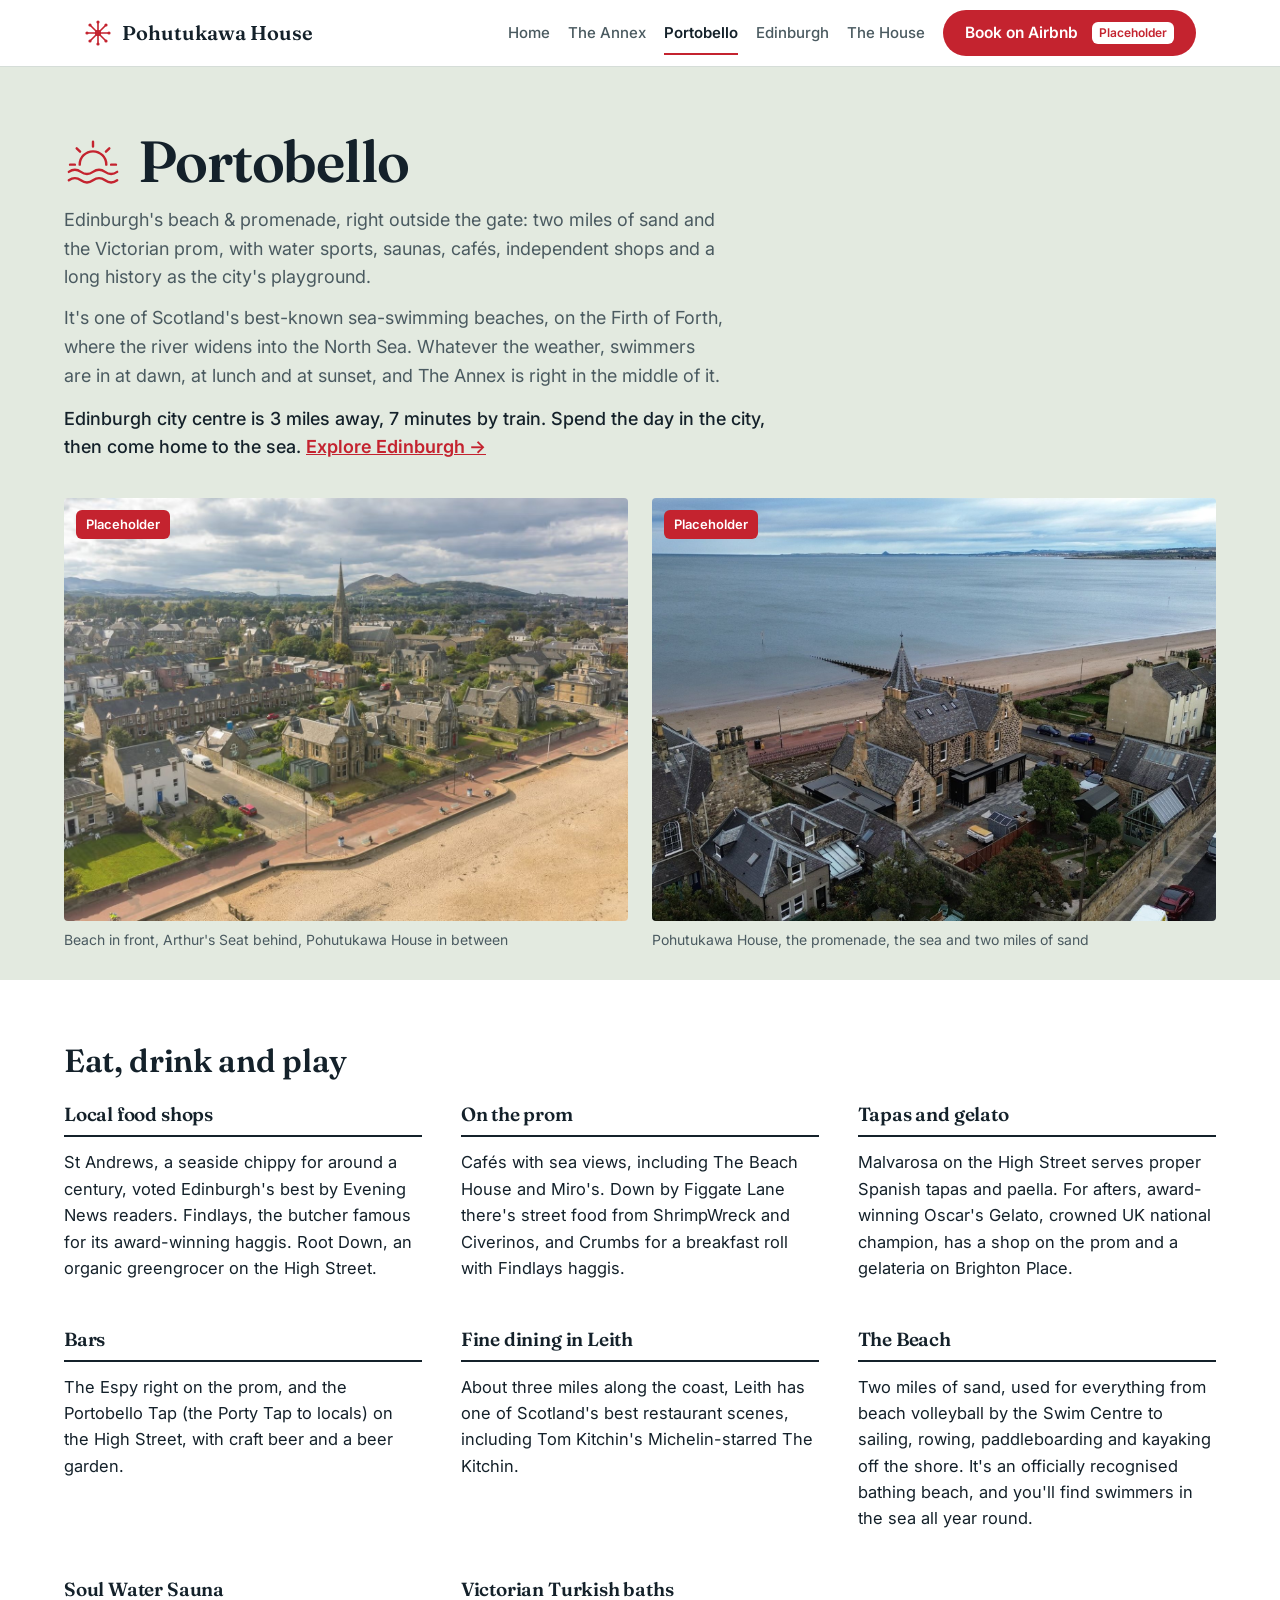
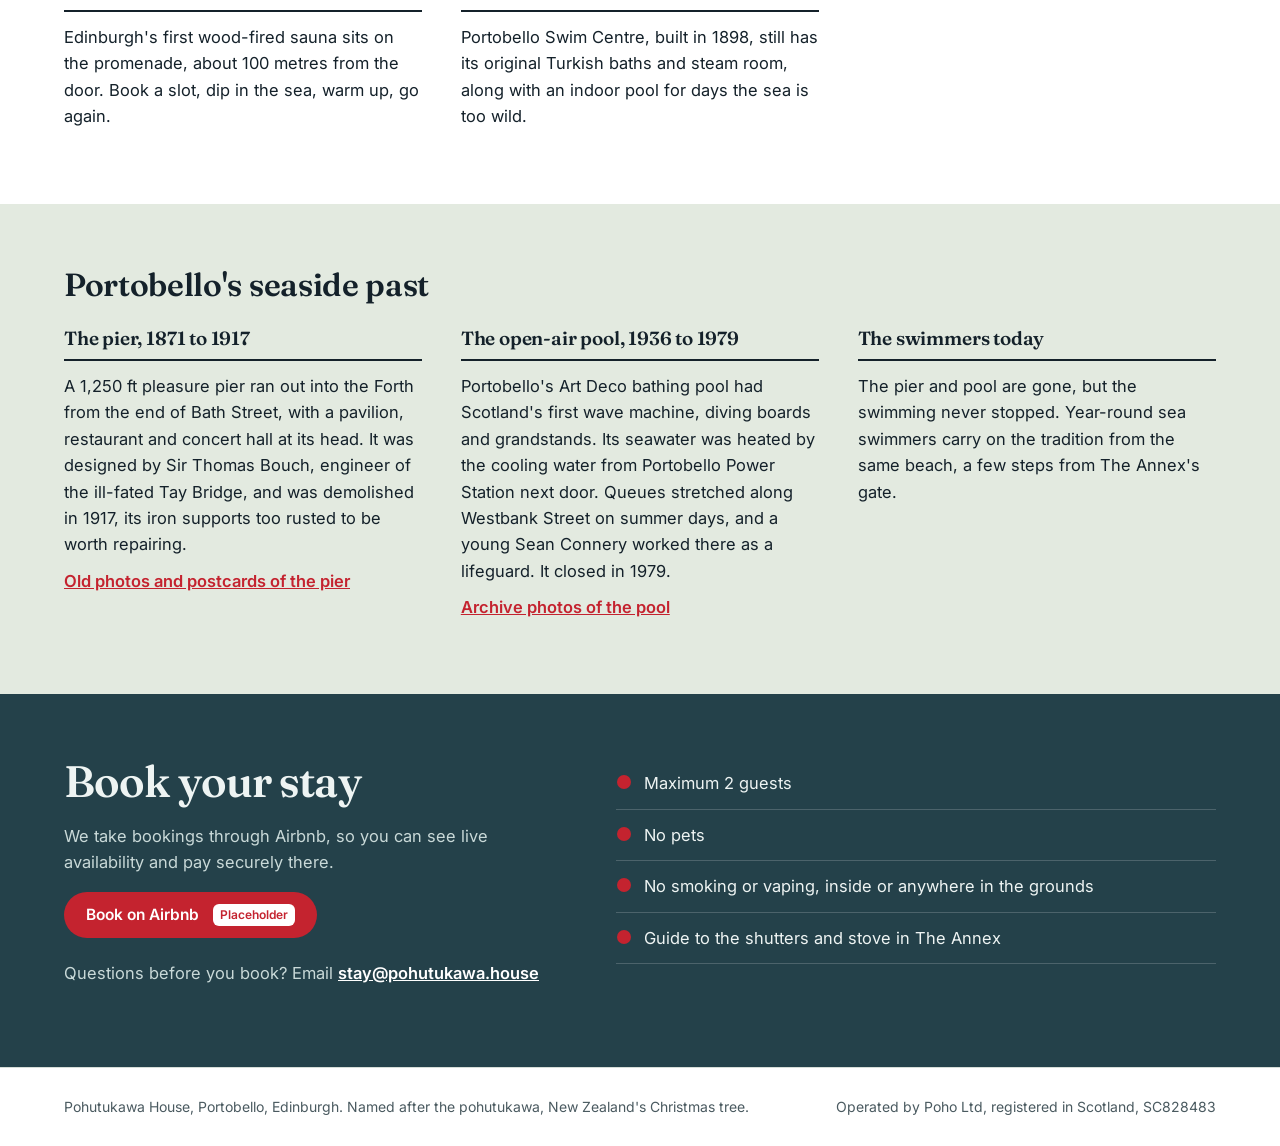
<file: portobello.html>
<!DOCTYPE html>
<html lang="en-GB">
<head>
<meta charset="utf-8">
<meta name="site-version" content="v48">
<meta name="viewport" content="width=device-width,initial-scale=1">
<title>Portobello beach</title>
<meta name="description" content="Portobello, Edinburgh's beach: sea swimming, saunas, food and drink, and seaside history, on the doorstep of The Annex at Pohutukawa House.">
<link rel="preconnect" href="https://fonts.googleapis.com">
<link rel="preconnect" href="https://fonts.gstatic.com" crossorigin>
<link href="https://fonts.googleapis.com/css2?family=Fraunces:opsz,wght@9..144,400;9..144,600&family=Inter:wght@400;500;600&display=swap" rel="stylesheet">
<link rel="stylesheet" href="site.css?v=48">
</head>
<body>

<header class="top"><div class="wrap">
  <a class="brand" href="index.html" aria-label="Pohutukawa House, home">
    <svg width="28" height="28" viewBox="0 0 28 28" aria-hidden="true"><g fill="#c4232f"><circle cx="14" cy="14" r="3.2"/></g><g stroke="#c4232f" stroke-width="1.6" stroke-linecap="round"><path d="M14 10.5V3M14 17.5V25M10.5 14H3M17.5 14H25M11.5 11.5L6 6M16.5 16.5L22 22M16.5 11.5L22 6M11.5 16.5L6 22"/></g><g fill="#c4232f"><circle cx="14" cy="3" r="1.6"/><circle cx="14" cy="25" r="1.6"/><circle cx="3" cy="14" r="1.6"/><circle cx="25" cy="14" r="1.6"/><circle cx="6" cy="6" r="1.6"/><circle cx="22" cy="22" r="1.6"/><circle cx="22" cy="6" r="1.6"/><circle cx="6" cy="22" r="1.6"/></g></svg>
    Pohutukawa House
  </a>
  <nav class="nav" aria-label="Pages"><a href="index.html">Home</a><a href="annex.html">The Annex</a><a href="portobello.html" aria-current="page">Portobello</a><a href="edinburgh.html">Edinburgh</a><a href="house.html">The House</a></nav>
  <a class="btn airbnb" href="#book">Book on Airbnb</a>
</div></header>

<main id="top">
<section class="band pagehead sage"><div class="wrap">
  <h1 data-icon="sea">Portobello</h1>
  <p>Edinburgh's beach &amp; promenade, right outside the gate: two miles of sand and the Victorian prom, with water sports, saunas, cafés, independent shops and a long history as the city's playground.</p>
  <p>It's one of Scotland's best-known sea-swimming beaches, on the Firth of Forth, where the river widens into the North Sea. Whatever the weather, swimmers are in at dawn, at lunch and at sunset, and The Annex is right in the middle of it.</p>
  <p class="citynote">Edinburgh city centre is 3 miles away, 7 minutes by train. Spend the day in the city, then come home to the sea. <a href="edinburgh.html">Explore Edinburgh</a></p>
  <div class="duo"><div data-photo="city"></div><div data-photo="aerial"></div></div>
</div></section>

<section class="band" id="area"><div class="wrap past">
  <h3 class="pasthead">Eat, drink and play</h3>
  <div class="cols cols3">
    <div><h3>Local food shops</h3><p>St Andrews, a seaside chippy for around a century, voted Edinburgh's best by Evening News readers. Findlays, the butcher famous for its award-winning haggis. Root Down, an organic greengrocer on the High Street.</p></div>
    <div><h3>On the prom</h3><p>Cafés with sea views, including The Beach House and Miro's. Down by Figgate Lane there's street food from ShrimpWreck and Civerinos, and Crumbs for a breakfast roll with Findlays haggis.</p></div>
    <div><h3>Tapas and gelato</h3><p>Malvarosa on the High Street serves proper Spanish tapas and paella. For afters, award-winning Oscar's Gelato, crowned UK national champion, has a shop on the prom and a gelateria on Brighton Place.</p></div>
    <div><h3>Bars</h3><p>The Espy right on the prom, and the Portobello Tap (the Porty Tap to locals) on the High Street, with craft beer and a beer garden.</p></div>
    <div><h3>Fine dining in Leith</h3><p>About three miles along the coast, Leith has one of Scotland's best restaurant scenes, including Tom Kitchin's Michelin-starred The Kitchin.</p></div>
    <div><h3>The Beach</h3><p>Two miles of sand, used for everything from beach volleyball by the Swim Centre to sailing, rowing, paddleboarding and kayaking off the shore. It's an officially recognised bathing beach, and you'll find swimmers in the sea all year round.</p></div>
    <div><h3>Soul Water Sauna</h3><p>Edinburgh's first wood-fired sauna sits on the promenade, about 100 metres from the door. Book a slot, dip in the sea, warm up, go again.</p></div>
    <div><h3>Victorian Turkish baths</h3><p>Portobello Swim Centre, built in 1898, still has its original Turkish baths and steam room, along with an indoor pool for days the sea is too wild.</p></div>
  </div>
</div>
</section>

<section class="band sage" id="past"><div class="wrap past">
  <h3 class="pasthead">Portobello's seaside past</h3>
  <div class="cols">
    <div><h3>The pier, 1871 to 1917</h3><p>A 1,250 ft pleasure pier ran out into the Forth from the end of Bath Street, with a pavilion, restaurant and concert hall at its head. It was designed by Sir Thomas Bouch, engineer of the ill-fated Tay Bridge, and was demolished in 1917, its iron supports too rusted to be worth repairing.</p><p><a href="https://edinphoto.org.uk/0_a_o/0_around_edinburgh_-_portobello_pier.htm">Old photos and postcards of the pier</a></p></div>
    <div><h3>The open-air pool, 1936 to 1979</h3><p>Portobello's Art Deco bathing pool had Scotland's first wave machine, diving boards and grandstands. Its seawater was heated by the cooling water from Portobello Power Station next door. Queues stretched along Westbank Street on summer days, and a young Sean Connery worked there as a lifeguard. It closed in 1979.</p><p><a href="https://www.capitalcollections.org.uk/view-item?i=4287">Archive photos of the pool</a></p></div>
    <div><h3>The swimmers today</h3><p>The pier and pool are gone, but the swimming never stopped. Year-round sea swimmers carry on the tradition from the same beach, a few steps from The Annex's gate.</p></div>
  </div>
</div></section>

<section class="band book" id="book"><div class="wrap split">
  <div class="txt">
    <h2>Book your stay</h2>
    <p>We take bookings through Airbnb, so you can see live availability and pay securely there.</p>
    <div class="btns" style="margin-bottom:22px"><a class="btn airbnb" href="#book">Book on Airbnb</a></div>
    <p>Questions before you book? Email <a class="mail" href="mailto:stay@pohutukawa.house">stay@pohutukawa.house</a></p>
  </div>
  <ul class="rules">
    <li><svg width="16" height="16" viewBox="0 0 16 16" aria-hidden="true"><circle cx="8" cy="8" r="7" fill="#c4232f"/></svg>Maximum 2 guests</li>
    <li><svg width="16" height="16" viewBox="0 0 16 16" aria-hidden="true"><circle cx="8" cy="8" r="7" fill="#c4232f"/></svg>No pets</li>
    <li><svg width="16" height="16" viewBox="0 0 16 16" aria-hidden="true"><circle cx="8" cy="8" r="7" fill="#c4232f"/></svg>No smoking or vaping, inside or anywhere in the grounds</li>
    <li><svg width="16" height="16" viewBox="0 0 16 16" aria-hidden="true"><circle cx="8" cy="8" r="7" fill="#c4232f"/></svg>Guide to the shutters and stove in The Annex</li>
  </ul>
</div></section>
</main>

<footer><div class="wrap">
  <span>Pohutukawa House, Portobello, Edinburgh. Named after the pohutukawa, New Zealand's Christmas tree.</span>
  <span>Operated by Poho Ltd, registered in Scotland, SC828483</span>
</div></footer>

<dialog id="lb" aria-label="Photo"><button type="button" aria-label="Close">×</button><img alt=""><p></p></dialog>


<script src="site.js?v=48"></script>
</body>
</html>
</file>
<file: site.css>
/* VOICE occasion: calm, coastal, a little grand; a guest should feel the view and the fire
   IDEA a Victorian seaside villa's printed guest brochure: big photographs, few words, a booking slip at the end
   PICTURE the blue-hour bay window full bleed; the rooms follow as large photographs
   COLOUR white; deep kitchen teal #24414a for bands; bedroom sage for quiet fields; pohutukawa crimson accent
   TYPE Fraunces display + Inter text
   LAYOUT laptop: full-bleed photo, title in a teal slab bottom-left, facts ruled below; phone: photo, then slab, then facts */
:root{color-scheme:light dark;--bg:light-dark(#ffffff,#0e171a);--ink:light-dark(#14212a,#e6edee);--soft:light-dark(#4a5a60,#a9b7ba);--teal:#24414a;--teal-ink:#eef4f3;--sage:light-dark(#e3eae0,#17231f);--line:light-dark(#d5ddd8,#26363a);--red:#c4232f;--red-ink:#ffffff}
:root[data-theme=light]{color-scheme:light}:root[data-theme=dark]{color-scheme:dark}
*{box-sizing:border-box;min-width:0}
html{scroll-behavior:smooth;scroll-padding-top:72px}
body{margin:0;background:var(--bg);color:var(--ink);font:16.5px/1.6 Inter,system-ui,sans-serif;overflow-x:clip}
img{max-width:100%;display:block}
a{color:inherit}
h1,h2,h3{font-family:Fraunces,Georgia,serif;font-weight:600;line-height:1.05;letter-spacing:-.02em;text-wrap:balance;margin:0}
h1{font-size:clamp(36px,5vw,58px)}
h2{font-size:clamp(30px,3.6vw,44px)}
h3{font-size:22px;letter-spacing:-.01em}
p{margin:0 0 1em;max-width:62ch}
.band{padding-block:clamp(36px,5vw,80px);padding-inline:max(5vw,16px)}
.wrap{max-width:1240px;margin:0 auto}
@media (prefers-reduced-motion:reduce){html{scroll-behavior:auto}}

/* header */
.top{position:sticky;top:0;z-index:20;background:color-mix(in srgb,var(--bg) 92%,transparent);backdrop-filter:blur(8px);border-bottom:1px solid var(--line)}
.top .wrap{display:flex;align-items:center;gap:18px;flex-wrap:wrap;padding:10px max(5vw,16px)}
.brand{font-family:Fraunces,Georgia,serif;font-weight:600;font-size:20px;text-decoration:none;margin-right:auto;display:flex;align-items:center;gap:10px}
.brand svg{flex:none}
.nav{display:flex;gap:18px;flex-wrap:wrap}
.nav a{text-decoration:none;color:var(--soft);font-weight:500;font-size:15px;padding:10px 0}
.nav a:hover{color:var(--ink)}
@media(max-width:720px){.nav{order:3;width:100%;flex-wrap:wrap;gap:2px 16px;margin-top:-4px}.nav a{white-space:nowrap;flex-shrink:0;padding:6px 0;font-size:14.5px}}

/* buttons */
.btn{display:inline-flex;align-items:center;gap:10px;min-height:46px;padding:0 22px;border-radius:999px;font:600 15.5px/1 Inter,sans-serif;text-decoration:none;border:0;cursor:pointer;background:var(--red);color:var(--red-ink);position:relative}
.btn:hover{filter:brightness(1.08)}
.btn:focus-visible,.ph:focus-visible{outline:3px solid var(--red);outline-offset:3px}
.btn.ghost{background:transparent;color:inherit;box-shadow:inset 0 0 0 1.5px currentColor}
.btn svg{flex:none}
.btns{display:flex;flex-wrap:wrap;gap:12px;align-items:center}

/* placeholder badge + tooltip */
.ph{position:absolute;top:12px;left:12px;z-index:3;background:var(--red);color:#fff;border:0;border-radius:6px;font:600 13px/1 Inter,sans-serif;padding:8px 10px;cursor:help}
.ph .tip{position:absolute;top:calc(100% + 8px);left:0;width:min(320px,78vw);background:#111c20;color:#f1f5f5;font:400 14px/1.45 Inter,sans-serif;text-align:left;padding:12px 14px;border-radius:8px;box-shadow:0 6px 24px rgba(0,0,0,.25);opacity:0;visibility:hidden;transition:opacity .15s;pointer-events:none}
.ph .tip b{display:block;margin-bottom:4px;color:#ffb3b8}
.ph:hover .tip,.ph:focus .tip,.ph:focus-within .tip{opacity:1;visibility:visible}
.btn .ph{position:static;margin-left:4px;background:#fff;color:var(--red);padding:5px 7px;font-size:12px}
.btn .ph .tip{left:auto;right:0}

/* hero */
.hero{position:relative;min-height:min(86svh,860px);display:grid;align-items:end;background:var(--teal)}
.hero>img{position:absolute;inset:0;width:100%;height:100%;object-fit:cover;object-position:center 60%}
.hero .slab{position:relative;z-index:2;margin:0 0 clamp(16px,4vw,48px) max(5vw,16px);max-width:560px;background:var(--teal);color:var(--teal-ink);padding:clamp(22px,3vw,36px);border-radius:4px}
.hero .slab p{color:#c9d9d8;font-size:17px;margin:14px 0 22px}
.hero .ph{top:auto;bottom:auto;left:auto;right:max(5vw,16px);top:84px}
@media(max-width:600px){.hero{display:block;min-height:0}.hero>img{position:static;height:62svh}.hero .slab{margin:0;max-width:none;border-radius:0}.hero .ph{top:12px;right:auto;left:12px}}

/* facts */
.facts{display:grid;grid-template-columns:repeat(auto-fit,minmax(9.5em,1fr));border-bottom:1px solid var(--line)}
.facts div{padding:20px max(2vw,14px);border-right:1px solid var(--line)}
.facts div:last-child{border-right:0}
.facts b{display:block;font-family:Fraunces,Georgia,serif;font-size:24px;font-weight:600}
.facts span{color:var(--soft);font-size:14.5px}
@media(max-width:600px){.facts div:last-child:nth-child(odd){grid-column:1/-1}}

/* split sections */
.split{display:grid;grid-template-columns:minmax(0,5fr) minmax(0,6fr);gap:clamp(24px,4vw,64px);align-items:center}
.split.rev{grid-template-columns:minmax(0,6fr) minmax(0,5fr)}
.split.rev .txt{order:2}
@media(max-width:820px){.split,.split.rev{grid-template-columns:minmax(0,1fr)}.split.rev .txt{order:0}}
.txt h2{margin-bottom:18px}

/* photos */
figure{margin:0;position:relative;overflow:visible}
figure .frame{position:relative;border-radius:4px;overflow:hidden;background:var(--sage)}
figure img{width:100%;height:100%;object-fit:cover;cursor:zoom-in;transition:transform .5s}
figure:hover img{transform:scale(1.02)}
figcaption{font-size:14px;color:var(--soft);margin-top:8px}
.gallery{display:grid;grid-template-columns:repeat(6,minmax(0,1fr));gap:14px;margin-top:28px}
.gallery figure{grid-column:span 2}
.gallery .big{grid-column:span 4;grid-row:span 2}
.gallery .half{grid-column:span 3}
.gallery .frame{aspect-ratio:4/3}
.gallery .big .frame{aspect-ratio:auto;height:calc(100% - 30px)}
.gallery .tall .frame{aspect-ratio:3/4}
.gallery .half .frame{aspect-ratio:16/9}
.gallery .wide{grid-column:1/-1}
.gallery .wide .frame{aspect-ratio:21/9}
.gallery .wide img{object-position:center 70%}
@media(max-width:820px){.gallery{grid-template-columns:repeat(2,minmax(0,1fr))}.gallery figure,.gallery .half{grid-column:span 1}.gallery .big{grid-column:span 2;grid-row:auto}.gallery .big .frame{aspect-ratio:4/3;height:auto}.gallery .tall .frame{aspect-ratio:4/3}.gallery .wide .frame{aspect-ratio:4/3}}
@media(max-width:480px){.gallery{grid-template-columns:minmax(0,1fr)}.gallery figure,.gallery .big,.gallery .half{grid-column:auto}}
.room{border-top:1px solid var(--line);padding-top:clamp(28px,4vw,52px);margin-top:clamp(28px,4vw,52px)}
.room:first-of-type{border-top:0;margin-top:0;padding-top:0}
.roomhead{display:block;max-width:68ch;margin-bottom:clamp(18px,2vw,26px)}
.roomhead h2{margin:0 0 10px}
.roomhead p{margin:0;color:var(--soft)}

/* amenities */
.sage{background:var(--sage)}
.cols{display:grid;grid-template-columns:repeat(auto-fit,minmax(15em,1fr));gap:clamp(20px,3vw,44px);margin-top:28px}
.cols h3{padding-bottom:10px;border-bottom:2px solid var(--ink);margin-bottom:12px}
.cols ul{list-style:none;margin:0;padding:0}
.cols li{padding:9px 0;border-bottom:1px solid var(--line)}
.cols p{margin:0 0 .6em}
.past{margin-top:clamp(28px,4vw,52px);padding-top:clamp(24px,3vw,40px);border-top:1px solid var(--line)}
.pasthead{font-size:clamp(24px,2.6vw,32px)}
.past .cols h3{font-size:19px}
.cols3{grid-template-columns:repeat(3,minmax(0,1fr))}
@media(max-width:820px){.cols3{grid-template-columns:repeat(2,minmax(0,1fr))}}
@media(max-width:520px){.cols3{grid-template-columns:minmax(0,1fr)}}
.past a{color:var(--red);font-weight:600}
.aerial{margin-top:28px}
.aerial .frame{aspect-ratio:16/9}
.patio{margin-top:28px}
.patio .frame{aspect-ratio:16/9}
.patio img{object-position:center 30%}

/* location */
.places{display:grid;gap:0;margin-top:8px}
.places div{display:grid;grid-template-columns:minmax(0,1fr) auto;gap:16px;padding:12px 0;border-bottom:1px solid var(--line)}
.places span{color:var(--soft);white-space:nowrap}

/* book */
.book{background:var(--teal);color:var(--teal-ink)}
.book .split{align-items:start}
.book p{color:#c9d9d8}
.rules{list-style:none;padding:0;margin:0;display:grid;gap:0}
.rules li{padding:12px 0;border-bottom:1px solid rgba(255,255,255,.18);display:flex;gap:12px}
.rules li svg{flex:none;margin-top:4px}
.mail{font-weight:600;color:#fff}
footer{padding:28px max(5vw,16px);font-size:14px;color:var(--soft);border-top:1px solid var(--line)}
footer .wrap{display:flex;flex-wrap:wrap;gap:8px 28px;justify-content:space-between}

.years{list-style:none;margin:0;padding:0}
.years li{display:grid;grid-template-columns:6.5em minmax(0,1fr);gap:16px;padding:14px 0;border-bottom:1px solid var(--line);align-items:baseline}
.years li:first-child{border-top:2px solid var(--ink)}
.years b{font-family:Fraunces,Georgia,serif;font-size:24px;font-weight:600;white-space:nowrap}
.years span{color:var(--soft)}
/* lightbox */
dialog{border:0;padding:0;background:transparent;max-width:min(1400px,94vw);max-height:92vh}
dialog::backdrop{background:rgba(8,14,16,.88)}
dialog img{max-height:84vh;width:auto;margin:0 auto;border-radius:4px}
dialog p{color:#e6edee;text-align:center;margin:10px auto 0;font-size:15px}
dialog button{position:fixed;top:14px;right:14px;width:46px;height:46px;border-radius:50%;border:0;background:#fff;color:#111;font-size:24px;cursor:pointer}
.nav a[aria-current="page"]{color:var(--ink);font-weight:600;box-shadow:inset 0 -2px 0 var(--red)}
.pagehead{padding-bottom:0}
.pagehead h1{margin-bottom:14px}
.pagehead p{color:var(--soft);font-size:18px;max-width:60ch;margin:0}
.tiles{display:grid;grid-template-columns:repeat(4,minmax(0,1fr));gap:clamp(16px,2.4vw,28px);margin-top:28px}
@media(max-width:1100px){.tiles{grid-template-columns:repeat(2,minmax(0,1fr))}}
@media(max-width:640px){.tiles{grid-template-columns:minmax(0,1fr)}}
.tile{display:block;text-decoration:none;color:inherit}
.tile .frame{aspect-ratio:4/3;border-radius:4px;overflow:hidden;background:var(--sage)}
.tile img{width:100%;height:100%;object-fit:cover;transition:transform .5s}
.tile:hover img{transform:scale(1.03)}
.tile h3{margin:16px 0 6px}
.tile p{margin:0 0 8px;color:var(--soft)}
.tile span{color:var(--red);font-weight:600}
.gallery2{grid-template-columns:repeat(2,minmax(0,1fr))}
.gallery2 figure{grid-column:auto}
@media(max-width:600px){.gallery2{grid-template-columns:minmax(0,1fr)}}
.frame.blank{aspect-ratio:4/3;display:grid;place-items:center;background:repeating-linear-gradient(45deg,var(--sage),var(--sage) 12px,color-mix(in srgb,var(--sage) 80%,var(--ink) 6%) 12px,color-mix(in srgb,var(--sage) 80%,var(--ink) 6%) 24px)}
.blanklabel{font-family:Fraunces,Georgia,serif;font-size:22px;color:var(--soft)}
.gallery2 .wide{grid-column:1/-1}
.gallery2 .wide .frame{aspect-ratio:auto}
.gallery2 .wide img{height:auto}
.lede{color:var(--soft);max-width:62ch;margin:10px 0 0}
.maps4{display:grid;grid-template-columns:repeat(4,minmax(0,1fr));gap:14px;margin-top:24px}
@media(max-width:900px){.maps4{grid-template-columns:repeat(2,minmax(0,1fr))}}
.maps4 .frame{aspect-ratio:1/1;border-radius:4px;overflow:visible;position:relative}
.maps4 .frame img{border-radius:4px}
.maps4 img{width:100%;height:100%;object-fit:cover}
.maps4 figcaption b{font-family:Fraunces,Georgia,serif;font-size:18px;margin-right:6px;color:var(--ink)}
.credit{font-size:13px;color:var(--soft);margin-top:14px}
.plan{margin-top:24px;align-items:start}
.plan .frame{border-radius:4px;overflow:hidden}
.plan img{width:100%;height:auto;display:block}
.plan h3{margin-bottom:12px}
.moneyshot .frame{aspect-ratio:16/9}
@media(max-width:600px){.moneyshot .frame{aspect-ratio:4/3}}
.pagehead p.bigsell{color:var(--ink);font-size:clamp(18px,1.8vw,21px);font-weight:500;margin-top:14px;max-width:62ch;padding-left:16px;border-left:3px solid var(--red)}
.pagehead:has(.bigsell){padding-bottom:clamp(28px,3vw,44px)}
.events{display:grid;grid-template-columns:repeat(3,minmax(0,1fr));gap:16px;margin-top:22px}
@media(max-width:900px){.events{grid-template-columns:repeat(2,minmax(0,1fr))}}
@media(max-width:640px){.events{grid-template-columns:minmax(0,1fr)}}
.event{display:block;text-decoration:none;color:inherit;background:var(--bg);border:1px solid var(--line);border-radius:6px;padding:20px 22px;border-top:4px solid var(--red);transition:transform .2s}
.event:hover{transform:translateY(-2px)}
.event .when{display:block;font-size:13px;font-weight:600;color:var(--red);margin-bottom:6px}
.event h3{font-size:22px;margin:0 0 8px}
.event p{margin:0 0 12px;color:var(--ink);font-size:15.5px}
.event .go{font-weight:600;font-size:14.5px;color:var(--red)}
.event .go::after{content:" \2197"}
.pagehead p.eventsnote{color:var(--ink);font-weight:500;margin-top:14px;font-size:17px}
.pagehead:has(.citynote){padding-bottom:clamp(32px,4vw,56px)}
.cols4{grid-template-columns:repeat(4,minmax(0,1fr))}
@media(max-width:900px){.cols4{grid-template-columns:repeat(2,minmax(0,1fr))}}
@media(max-width:520px){.cols4{grid-template-columns:minmax(0,1fr)}}
.cols p{margin:0 0 .6em}

/* Edinburgh link line + event card images (v26) */
.pagehead p.citynote{color:var(--ink);font-weight:500;margin-top:14px}
.citynote a{color:var(--red);font-weight:600;white-space:nowrap}
.citynote a::after{content:" \2192"}
/* Edinburgh features: overall shot + people shot */
.feature{display:grid;grid-template-columns:minmax(0,1fr) minmax(0,1.7fr);gap:clamp(24px,4vw,56px);align-items:center;padding:clamp(28px,4vw,48px) 0;border-top:1px solid var(--line)}
.feature:first-of-type{border-top:0;padding-top:clamp(16px,2vw,24px)}
.feature:nth-of-type(even){grid-template-columns:minmax(0,1.7fr) minmax(0,1fr)}
.feature:nth-of-type(even) .txt{order:2}
.feature .when{display:block;font-size:13px;font-weight:600;color:var(--red);margin-bottom:6px}
.feature h3{font-size:clamp(24px,2.6vw,30px);margin:0 0 10px}
.feature p{margin:0 0 14px}
.feature .go{font-weight:600;color:var(--red);text-decoration:none}
.feature .go::after{content:" \2197"}
.pair{display:grid;grid-template-columns:2fr 1fr;gap:12px}
.shot{position:relative;margin:0;background:var(--sage);border-radius:4px;display:flex;align-items:center;justify-content:center;text-align:center;padding:0}
.shot.wide{aspect-ratio:4/3}
.shot.people{height:100%}
.shot img{position:absolute;inset:0;width:100%;height:100%;object-fit:cover;border-radius:4px;cursor:zoom-in}
.shot .need{color:var(--soft);font-size:14px;font-weight:500;padding:0 10px}
@media(max-width:820px){.feature,.feature:nth-of-type(even){grid-template-columns:minmax(0,1fr)}.feature:nth-of-type(even) .txt{order:0}}

/* page icons (v28) */
[data-icon]{display:flex;align-items:center;gap:.28em}
.ico{width:1em;height:1em;color:var(--red);flex:none}
.sage .shot{background:var(--bg)}
.feature .media{min-width:0}
.credit{font-size:12.5px;color:var(--soft);margin:8px 0 0}
.credit a{color:inherit}
.shot figure{position:absolute;inset:0;margin:0}

/* Portobello header photos (v33) */
.duo{display:grid;grid-template-columns:repeat(2,minmax(0,1fr));gap:clamp(12px,2vw,24px);margin-top:clamp(24px,3vw,36px)}
.duo .frame{aspect-ratio:4/3}
@media(max-width:640px){.duo{grid-template-columns:minmax(0,1fr)}}
.band>.past:first-child{margin-top:0;padding-top:0;border-top:0}
.pagehead p+p:not(.citynote){margin-top:12px}
.gallery3{grid-template-columns:repeat(3,minmax(0,1fr))}
.gallery3 .frame{aspect-ratio:1/1}
.gallery3 .frame img{height:100%}
@media(max-width:820px){.gallery3{grid-template-columns:repeat(2,minmax(0,1fr))}}
@media(max-width:600px){.gallery3{grid-template-columns:minmax(0,1fr)}}
/* House page: intro on sage, timeline on white (v43) */
#history .intro{max-width:68ch}
#timeline .years{max-width:720px;border-top:2px solid var(--ink)}
#timeline .years li:first-child{border-top:0}
/* timeline thumbnails (v43) */
.years li:has(.tthumb){grid-template-columns:6.5em minmax(0,1fr) 72px}
.tthumb{width:72px;height:72px;margin:0;border-radius:4px;overflow:hidden;align-self:center;background:var(--sage)}
.tthumb img{width:100%;height:100%;object-fit:cover;cursor:zoom-in;display:block}
.tthumb.tbd{display:block;background:repeating-linear-gradient(45deg,var(--sage),var(--sage) 6px,color-mix(in srgb,var(--sage) 80%,var(--ink) 6%) 6px,color-mix(in srgb,var(--sage) 80%,var(--ink) 6%) 12px);cursor:help}
@media(max-width:600px){.years li{grid-template-columns:4.6em minmax(0,1fr)}.years li:has(.tthumb){grid-template-columns:4.6em minmax(0,1fr) 60px}.years b{font-size:20px}.tthumb{width:60px;height:60px}}
#timeline .years li:has(.tthumb){grid-template-columns:6.5em minmax(0,1fr) 88px}#timeline .tthumb{width:88px;height:88px}@media(max-width:600px){#timeline .years li:has(.tthumb){grid-template-columns:4.6em minmax(0,1fr) 60px}#timeline .tthumb{width:60px;height:60px}}

/* Carousel (v46) */
.carousel{position:relative;margin-top:clamp(24px,3vw,36px)}
.ctrack{display:flex;overflow-x:auto;scroll-snap-type:x mandatory;scrollbar-width:none;border-radius:6px}
.ctrack::-webkit-scrollbar{display:none}
.cslide{flex:0 0 100%;scroll-snap-align:start;margin:0}
.cslide .frame{aspect-ratio:16/9}
@media(max-width:600px){.cslide .frame{aspect-ratio:4/3}}
.cbtn{position:absolute;top:calc(50% - 40px);width:44px;height:44px;border-radius:50%;border:0;background:rgba(255,255,255,.88);color:var(--ink);font-size:30px;line-height:40px;cursor:pointer;box-shadow:0 2px 8px rgba(0,0,0,.18)}
.cbtn.prev{left:12px}.cbtn.next{right:12px}
.cbtn:hover{background:#fff}
.cdots{display:flex;justify-content:center;gap:8px;margin-top:10px}
.cdots button{width:9px;height:9px;border-radius:50%;border:0;padding:0;background:color-mix(in srgb,var(--ink) 25%,transparent);cursor:pointer}
.cdots button.on{background:var(--red)}
.pagehead:has(.carousel),.pagehead:has(.duo){padding-bottom:clamp(18px,2.2vw,30px)}
</file>
